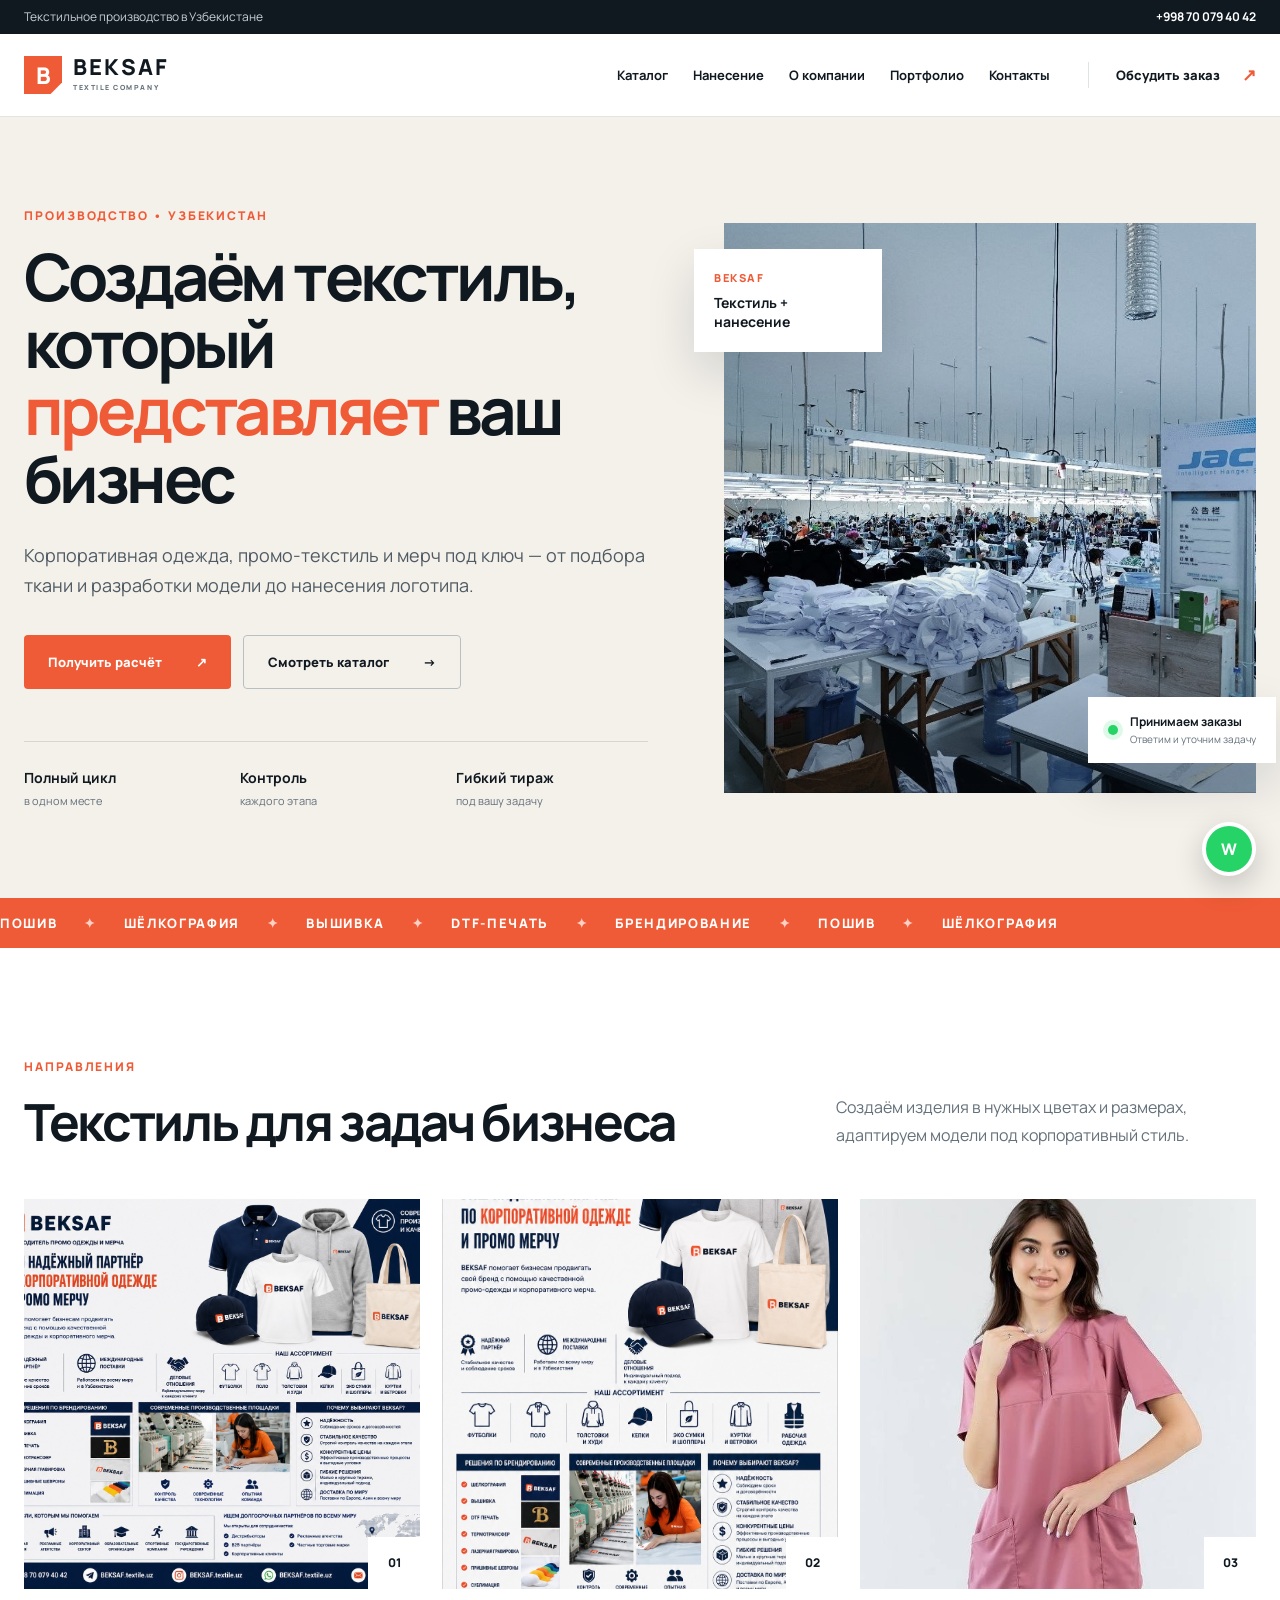
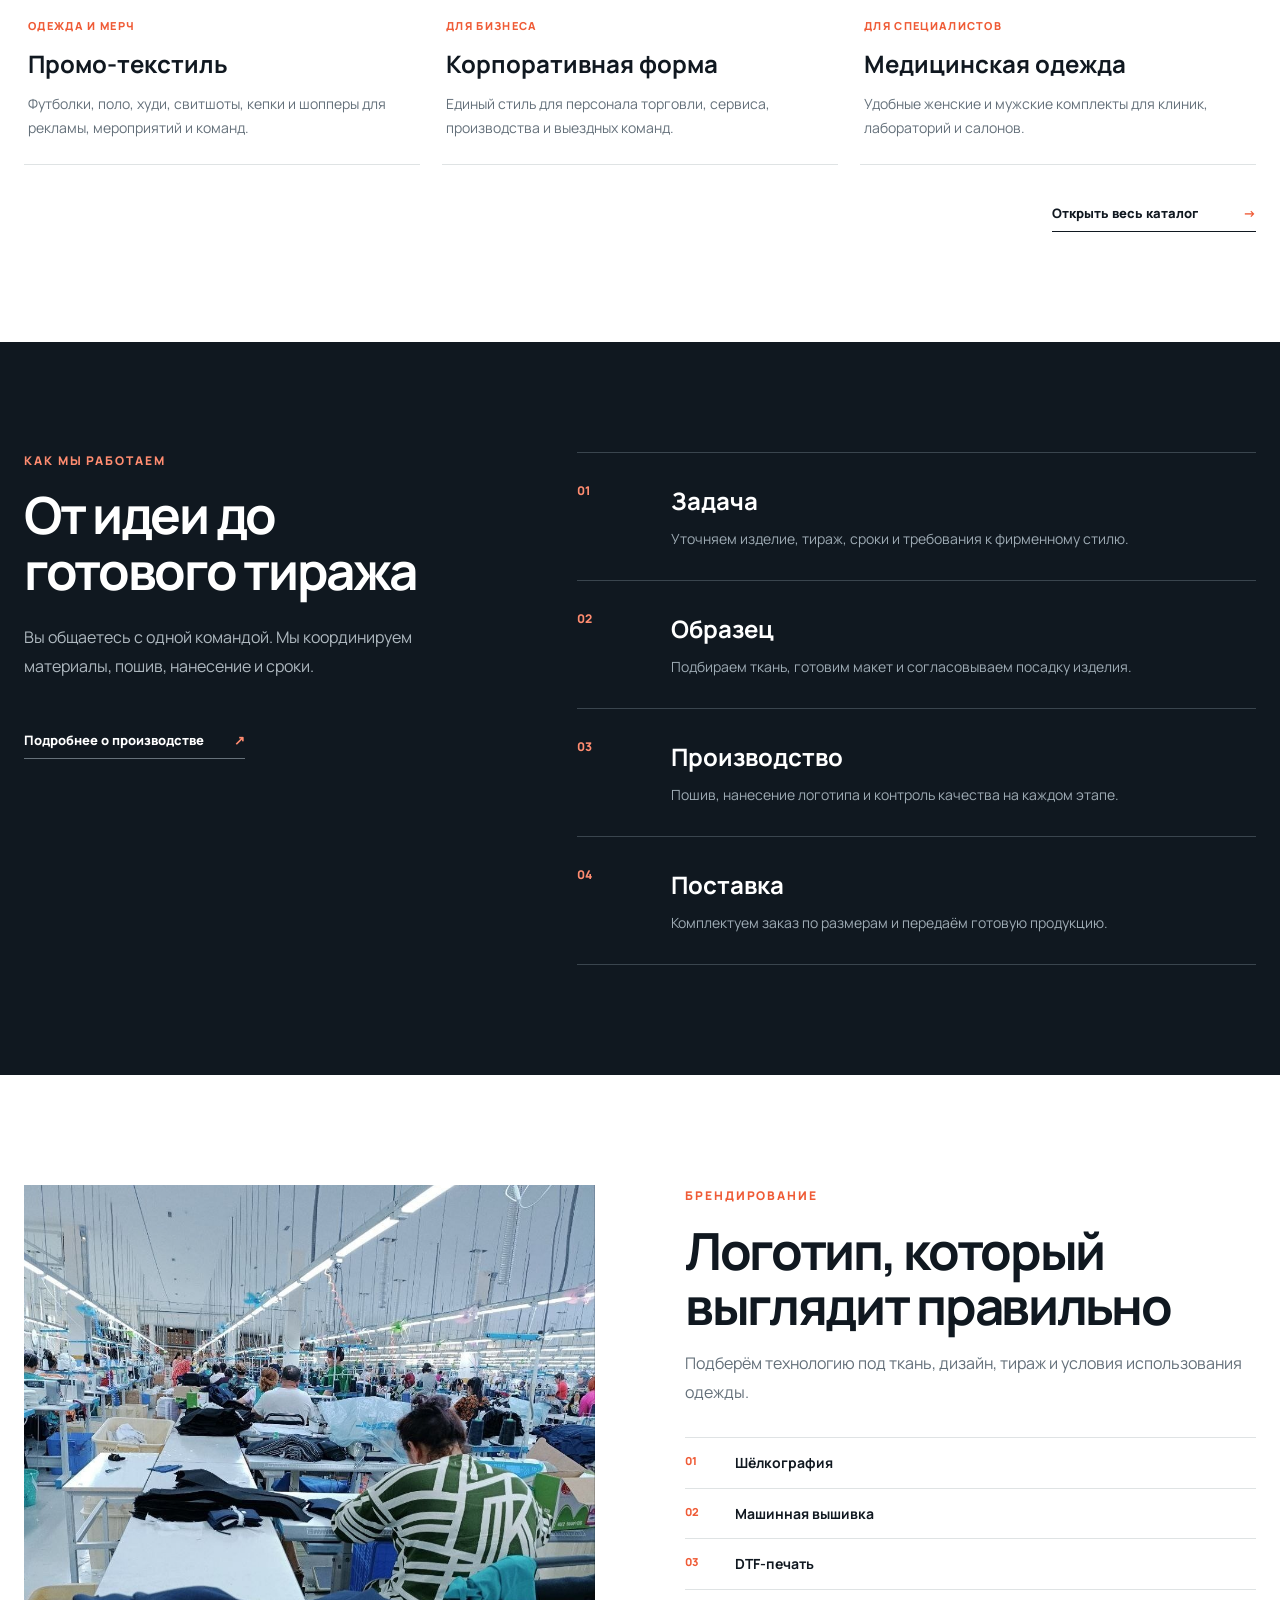
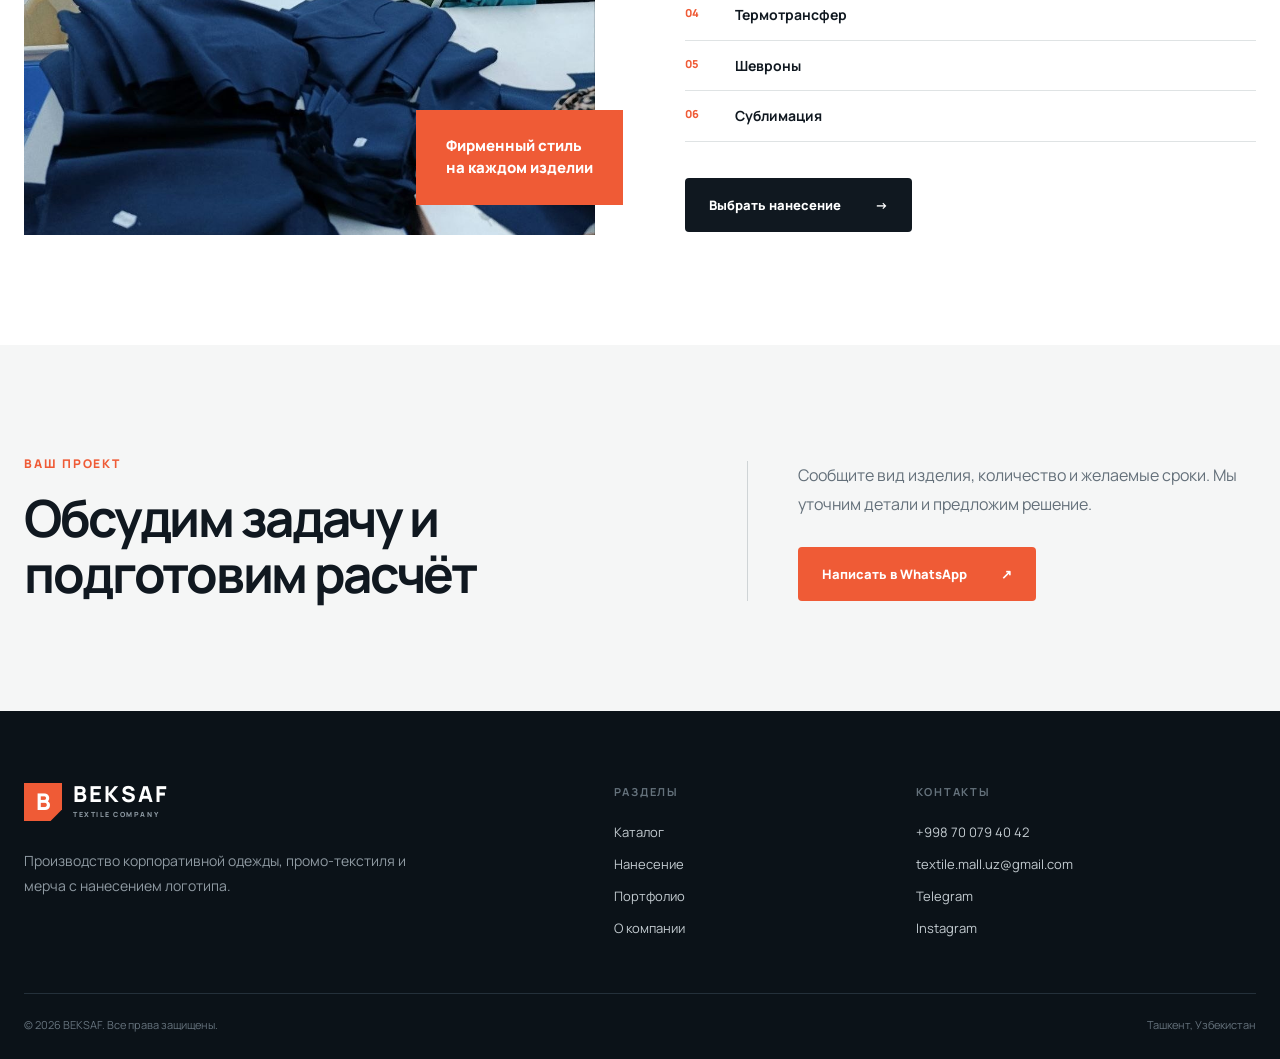
<file: index.html>
<!doctype html>
<html lang="ru">
<head>
  <meta charset="utf-8">
  <meta name="viewport" content="width=device-width,initial-scale=1">
  <meta name="description" content="BEKSAF — производство корпоративной одежды, промо-текстиля и мерча с нанесением логотипа в Узбекистане.">
  <title>BEKSAF — корпоративная одежда и промо-текстиль</title>
  <link rel="stylesheet" href="site.css">
</head>
<body>
  <div class="topbar"><div class="container"><span>Текстильное производство в Узбекистане</span><a href="tel:+998700794042">+998 70 079 40 42</a></div></div>
  <header class="header">
    <div class="container header__inner">
      <a class="brand" href="index.html" aria-label="BEKSAF — главная"><span class="brand__mark">B</span><span class="brand__name">BEKSAF<small>TEXTILE COMPANY</small></span></a>
      <button class="menu" type="button" aria-label="Открыть меню" aria-expanded="false"><span></span><span></span></button>
      <nav class="nav" aria-label="Основная навигация">
        <a href="catalog.html">Каталог</a><a href="branding.html">Нанесение</a><a href="about.html">О компании</a><a href="portfolio.html">Портфолио</a><a href="contacts.html">Контакты</a>
      </nav>
      <a class="header__cta" href="https://wa.me/998700794042?text=Здравствуйте!%20Хочу%20обсудить%20заказ%20BEKSAF.">Обсудить заказ <b>↗</b></a>
    </div>
  </header>

  <main>
    <section class="hero">
      <div class="container hero__grid">
        <div class="hero__copy rise">
          <span class="eyebrow">Производство • Узбекистан</span>
          <h1>Создаём текстиль, который <em>представляет</em> ваш бизнес</h1>
          <p>Корпоративная одежда, промо-текстиль и мерч под ключ — от подбора ткани и разработки модели до нанесения логотипа.</p>
          <div class="actions"><a class="button button--orange" href="https://wa.me/998700794042?text=Здравствуйте!%20Хочу%20получить%20расчёт%20заказа%20BEKSAF.">Получить расчёт <span>↗</span></a><a class="button button--line" href="catalog.html">Смотреть каталог <span>→</span></a></div>
          <div class="proof"><div><strong>Полный цикл</strong><span>в одном месте</span></div><div><strong>Контроль</strong><span>каждого этапа</span></div><div><strong>Гибкий тираж</strong><span>под вашу задачу</span></div></div>
        </div>
        <div class="hero__visual rise rise--delay">
          <img src="factory-3.jpg" alt="Производство текстиля BEKSAF">
          <div class="float-card float-card--top"><span>BEKSAF</span><strong>Текстиль + нанесение</strong></div>
          <div class="float-card float-card--bottom"><i></i><div><strong>Принимаем заказы</strong><small>Ответим и уточним задачу</small></div></div>
        </div>
      </div>
      <div class="ticker"><div>ПОШИВ <span>✦</span> ШЁЛКОГРАФИЯ <span>✦</span> ВЫШИВКА <span>✦</span> DTF-ПЕЧАТЬ <span>✦</span> БРЕНДИРОВАНИЕ <span>✦</span> ПОШИВ <span>✦</span> ШЁЛКОГРАФИЯ</div></div>
    </section>

    <section class="section">
      <div class="container">
        <div class="section-head"><div><span class="eyebrow">Направления</span><h2>Текстиль для задач бизнеса</h2></div><p>Создаём изделия в нужных цветах и размерах, адаптируем модели под корпоративный стиль.</p></div>
        <div class="direction-grid">
          <article class="direction"><div class="direction__image"><img src="promo-products.jpg" alt="Промо-текстиль"><span>01</span></div><div class="direction__copy"><small>Одежда и мерч</small><h3>Промо-текстиль</h3><p>Футболки, поло, худи, свитшоты, кепки и шопперы для рекламы, мероприятий и команд.</p></div></article>
          <article class="direction"><div class="direction__image"><img src="promo-banner.jpg" alt="Корпоративная форма"><span>02</span></div><div class="direction__copy"><small>Для бизнеса</small><h3>Корпоративная форма</h3><p>Единый стиль для персонала торговли, сервиса, производства и выездных команд.</p></div></article>
          <article class="direction"><div class="direction__image"><img src="medical-pink.jpg" alt="Медицинская одежда"><span>03</span></div><div class="direction__copy"><small>Для специалистов</small><h3>Медицинская одежда</h3><p>Удобные женские и мужские комплекты для клиник, лабораторий и салонов.</p></div></article>
        </div>
        <div class="more-link"><a href="catalog.html">Открыть весь каталог <span>→</span></a></div>
      </div>
    </section>

    <section class="section section--ink">
      <div class="container process">
        <div class="process__intro"><span class="eyebrow eyebrow--light">Как мы работаем</span><h2>От идеи до готового тиража</h2><p>Вы общаетесь с одной командой. Мы координируем материалы, пошив, нанесение и сроки.</p><a class="link-light" href="about.html">Подробнее о производстве <span>↗</span></a></div>
        <div class="steps">
          <article><span>01</span><div><h3>Задача</h3><p>Уточняем изделие, тираж, сроки и требования к фирменному стилю.</p></div></article>
          <article><span>02</span><div><h3>Образец</h3><p>Подбираем ткань, готовим макет и согласовываем посадку изделия.</p></div></article>
          <article><span>03</span><div><h3>Производство</h3><p>Пошив, нанесение логотипа и контроль качества на каждом этапе.</p></div></article>
          <article><span>04</span><div><h3>Поставка</h3><p>Комплектуем заказ по размерам и передаём готовую продукцию.</p></div></article>
        </div>
      </div>
    </section>

    <section class="section">
      <div class="container branding-preview">
        <div class="branding-preview__image"><img src="factory-1.jpg" alt="Швейное производство"><span>Фирменный стиль<br>на каждом изделии</span></div>
        <div class="branding-preview__copy"><span class="eyebrow">Брендирование</span><h2>Логотип, который выглядит правильно</h2><p>Подберём технологию под ткань, дизайн, тираж и условия использования одежды.</p><div class="method-list"><div><span>01</span><strong>Шёлкография</strong></div><div><span>02</span><strong>Машинная вышивка</strong></div><div><span>03</span><strong>DTF-печать</strong></div><div><span>04</span><strong>Термотрансфер</strong></div><div><span>05</span><strong>Шевроны</strong></div><div><span>06</span><strong>Сублимация</strong></div></div><a class="button button--dark" href="branding.html">Выбрать нанесение <span>→</span></a></div>
      </div>
    </section>

    <section class="section section--soft"><div class="container cta"><div><span class="eyebrow">Ваш проект</span><h2>Обсудим задачу и подготовим расчёт</h2></div><div><p>Сообщите вид изделия, количество и желаемые сроки. Мы уточним детали и предложим решение.</p><a class="button button--orange" href="https://wa.me/998700794042?text=Здравствуйте!%20Хочу%20обсудить%20заказ%20текстиля%20BEKSAF.">Написать в WhatsApp <span>↗</span></a></div></div></section>
  </main>

  <footer class="footer"><div class="container footer__main"><div class="footer__brand"><a class="brand brand--light" href="index.html"><span class="brand__mark">B</span><span class="brand__name">BEKSAF<small>TEXTILE COMPANY</small></span></a><p>Производство корпоративной одежды, промо-текстиля и мерча с нанесением логотипа.</p></div><div class="footer__col"><h3>Разделы</h3><a href="catalog.html">Каталог</a><a href="branding.html">Нанесение</a><a href="portfolio.html">Портфолио</a><a href="about.html">О компании</a></div><div class="footer__col"><h3>Контакты</h3><a href="tel:+998700794042">+998 70 079 40 42</a><a href="mailto:textile.mall.uz@gmail.com">textile.mall.uz@gmail.com</a><a href="https://t.me/BEKSAFtextileuz">Telegram</a><a href="https://instagram.com/BEKSAF.textile.uz">Instagram</a></div></div><div class="container footer__bottom"><span>© 2026 BEKSAF. Все права защищены.</span><span>Ташкент, Узбекистан</span></div></footer>
  <a class="whatsapp" href="https://wa.me/998700794042?text=Здравствуйте!%20Хочу%20обсудить%20заказ%20BEKSAF." aria-label="Написать в WhatsApp">W</a>
  <script src="site.js"></script>
</body>
</html>
</file>
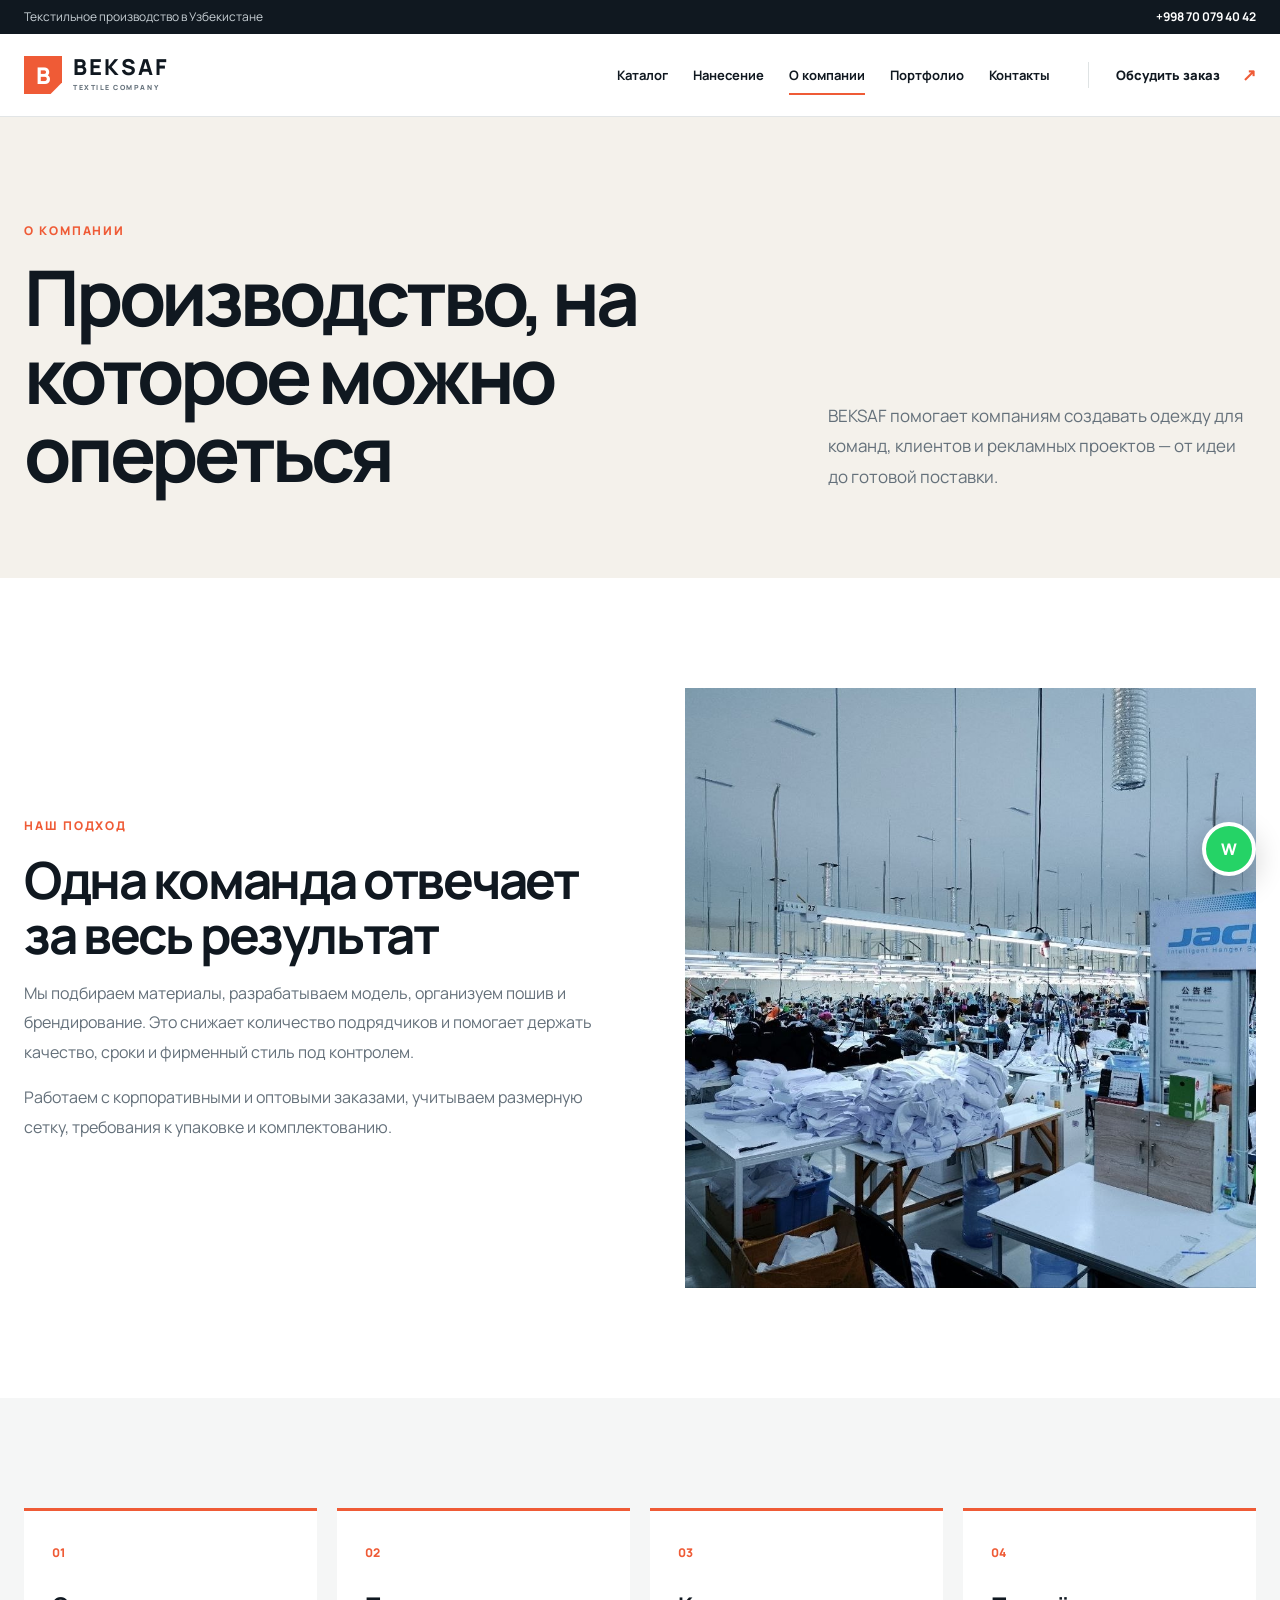
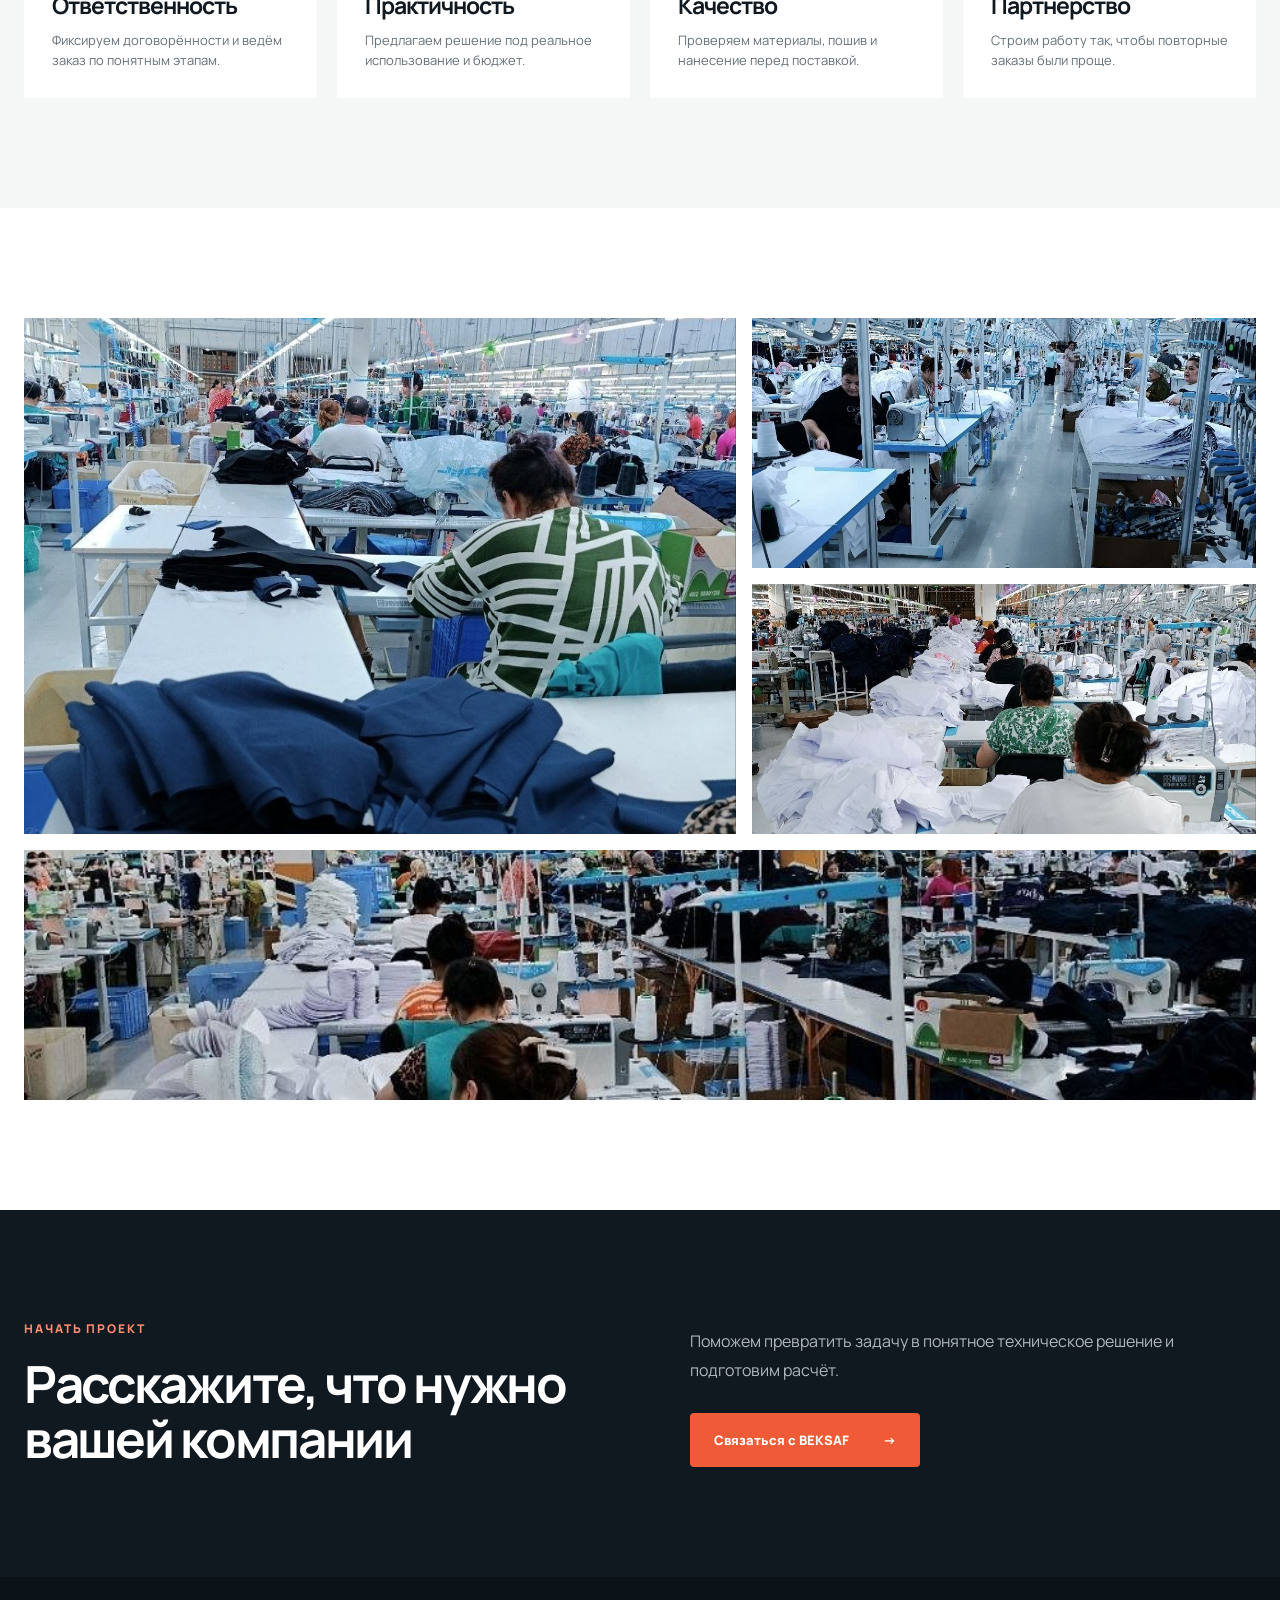
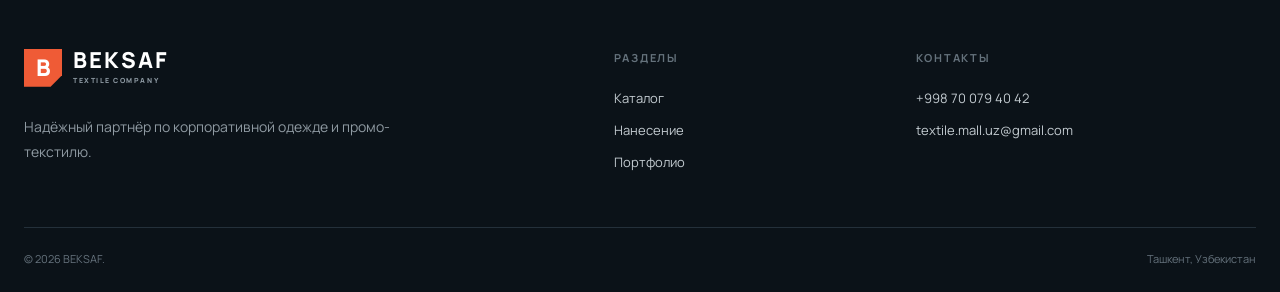
<file: about.html>
<!doctype html><html lang="ru"><head><meta charset="utf-8"><meta name="viewport" content="width=device-width,initial-scale=1"><meta name="description" content="BEKSAF — комплексное текстильное производство для бизнеса в Узбекистане."><title>О компании — BEKSAF</title><link rel="stylesheet" href="site.css"></head><body>
<div class="topbar"><div class="container"><span>Текстильное производство в Узбекистане</span><a href="tel:+998700794042">+998 70 079 40 42</a></div></div><header class="header"><div class="container header__inner"><a class="brand" href="index.html"><span class="brand__mark">B</span><span class="brand__name">BEKSAF<small>TEXTILE COMPANY</small></span></a><button class="menu" type="button" aria-label="Открыть меню" aria-expanded="false"><span></span><span></span></button><nav class="nav"><a href="catalog.html">Каталог</a><a href="branding.html">Нанесение</a><a class="active" href="about.html">О компании</a><a href="portfolio.html">Портфолио</a><a href="contacts.html">Контакты</a></nav><a class="header__cta" href="https://wa.me/998700794042">Обсудить заказ <b>↗</b></a></div></header>
<main><section class="page-hero"><div class="container page-hero__grid"><div><span class="eyebrow">О компании</span><h1>Производство, на которое можно опереться</h1></div><p>BEKSAF помогает компаниям создавать одежду для команд, клиентов и рекламных проектов — от идеи до готовой поставки.</p></div></section>
<section class="section"><div class="container story"><div class="story__copy"><span class="eyebrow">Наш подход</span><h2>Одна команда отвечает за весь результат</h2><p>Мы подбираем материалы, разрабатываем модель, организуем пошив и брендирование. Это снижает количество подрядчиков и помогает держать качество, сроки и фирменный стиль под контролем.</p><p>Работаем с корпоративными и оптовыми заказами, учитываем размерную сетку, требования к упаковке и комплектованию.</p></div><div class="story__image"><img src="factory-3.jpg" alt="Производственный цех BEKSAF"></div></div></section>
<section class="section section--soft"><div class="container values"><article><span>01</span><h2>Ответственность</h2><p>Фиксируем договорённости и ведём заказ по понятным этапам.</p></article><article><span>02</span><h2>Практичность</h2><p>Предлагаем решение под реальное использование и бюджет.</p></article><article><span>03</span><h2>Качество</h2><p>Проверяем материалы, пошив и нанесение перед поставкой.</p></article><article><span>04</span><h2>Партнёрство</h2><p>Строим работу так, чтобы повторные заказы были проще.</p></article></div></section>
<section class="section"><div class="container gallery"><img src="factory-1.jpg" alt="Швейное производство"><img src="factory-2.jpg" alt="Рабочие места"><img src="factory-4.jpg" alt="Производственный процесс"><img src="factory-5.jpg" alt="Пошив текстиля"></div></section>
<section class="section section--ink"><div class="container compare"><div><span class="eyebrow eyebrow--light">Начать проект</span><h2>Расскажите, что нужно вашей компании</h2></div><div><p>Поможем превратить задачу в понятное техническое решение и подготовим расчёт.</p><a class="button button--orange" href="contacts.html">Связаться с BEKSAF <span>→</span></a></div></div></section></main>
<footer class="footer"><div class="container footer__main"><div class="footer__brand"><a class="brand brand--light" href="index.html"><span class="brand__mark">B</span><span class="brand__name">BEKSAF<small>TEXTILE COMPANY</small></span></a><p>Надёжный партнёр по корпоративной одежде и промо-текстилю.</p></div><div class="footer__col"><h3>Разделы</h3><a href="catalog.html">Каталог</a><a href="branding.html">Нанесение</a><a href="portfolio.html">Портфолио</a></div><div class="footer__col"><h3>Контакты</h3><a href="tel:+998700794042">+998 70 079 40 42</a><a href="mailto:textile.mall.uz@gmail.com">textile.mall.uz@gmail.com</a></div></div><div class="container footer__bottom"><span>© 2026 BEKSAF.</span><span>Ташкент, Узбекистан</span></div></footer><a class="whatsapp" href="https://wa.me/998700794042" aria-label="Написать в WhatsApp">W</a><script src="site.js"></script></body></html>
</file>
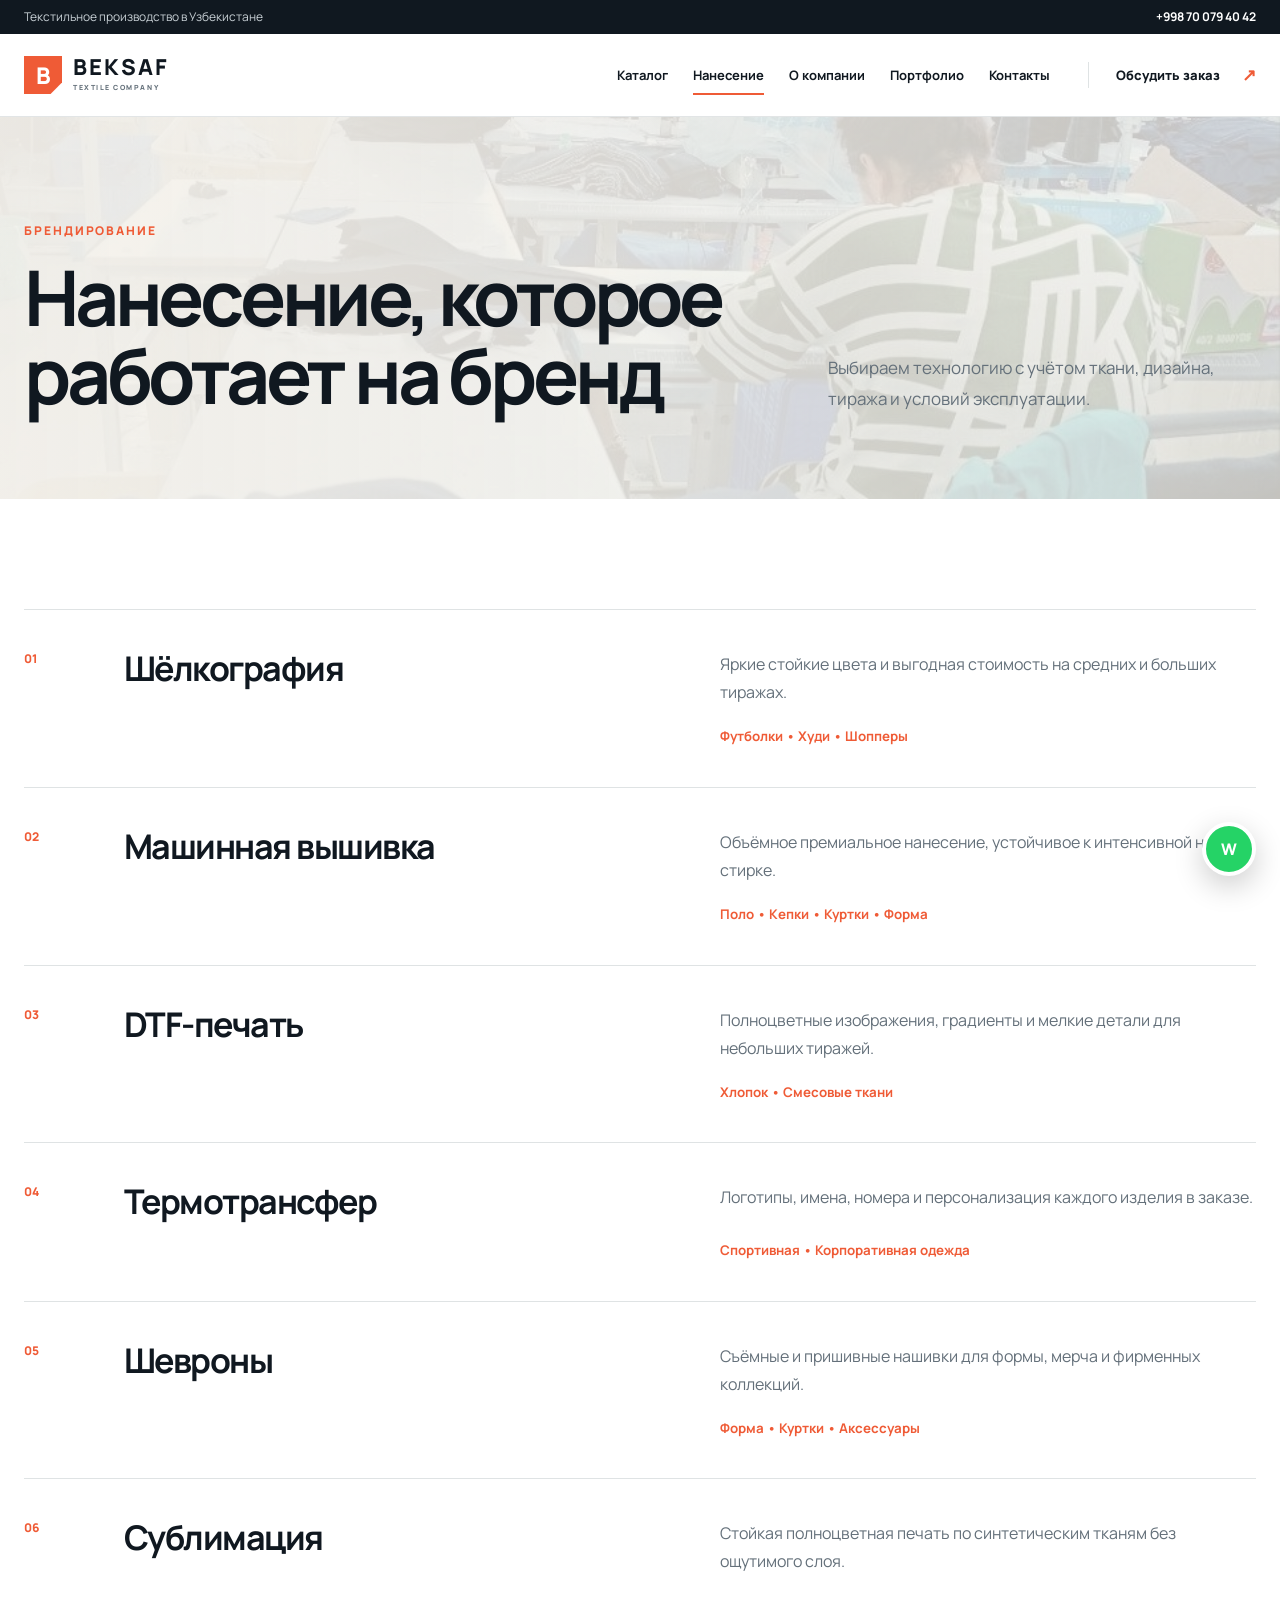
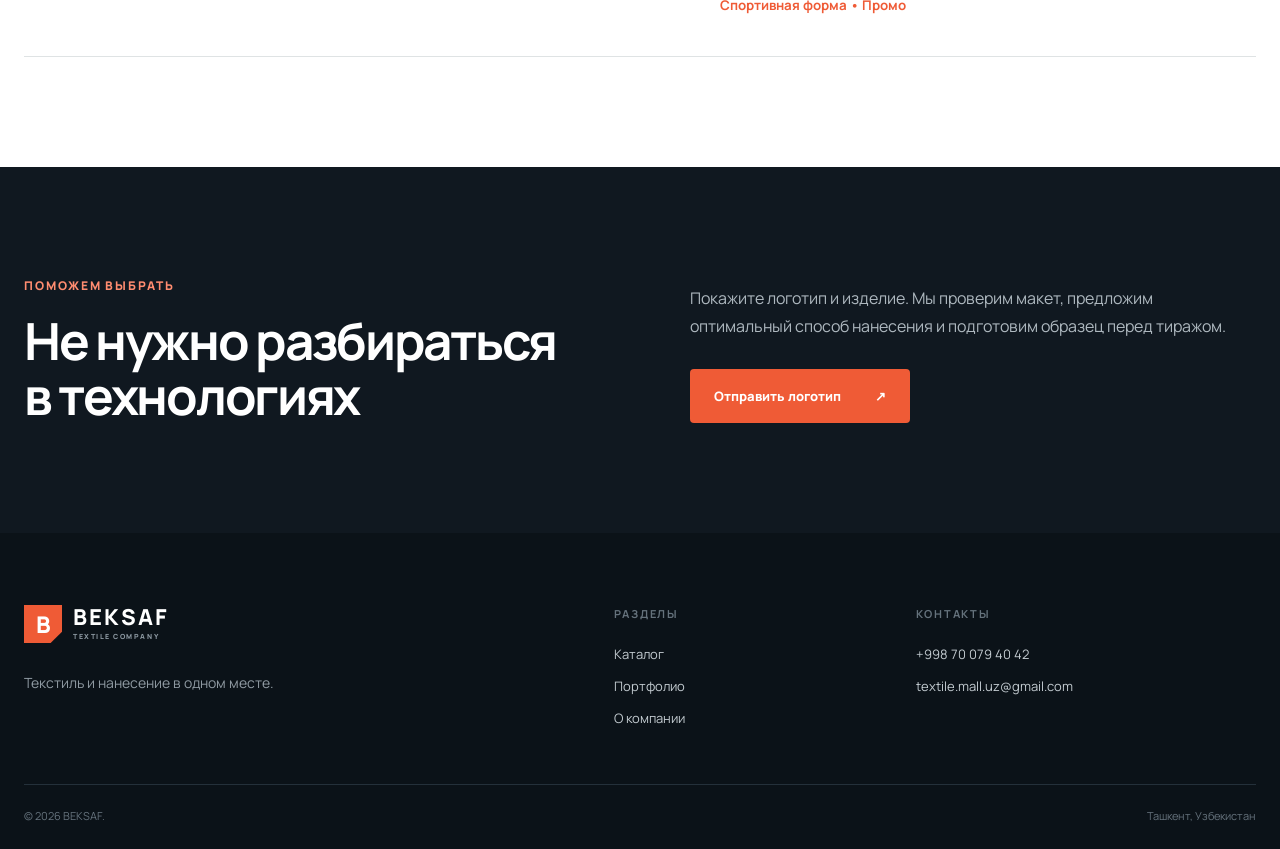
<file: branding.html>
<!doctype html><html lang="ru"><head><meta charset="utf-8"><meta name="viewport" content="width=device-width,initial-scale=1"><meta name="description" content="Шёлкография, вышивка, DTF-печать, термотрансфер, шевроны и сублимация от BEKSAF."><title>Нанесение логотипа — BEKSAF</title><link rel="stylesheet" href="site.css"></head><body>
<div class="topbar"><div class="container"><span>Текстильное производство в Узбекистане</span><a href="tel:+998700794042">+998 70 079 40 42</a></div></div><header class="header"><div class="container header__inner"><a class="brand" href="index.html"><span class="brand__mark">B</span><span class="brand__name">BEKSAF<small>TEXTILE COMPANY</small></span></a><button class="menu" type="button" aria-label="Открыть меню" aria-expanded="false"><span></span><span></span></button><nav class="nav"><a href="catalog.html">Каталог</a><a class="active" href="branding.html">Нанесение</a><a href="about.html">О компании</a><a href="portfolio.html">Портфолио</a><a href="contacts.html">Контакты</a></nav><a class="header__cta" href="https://wa.me/998700794042">Обсудить заказ <b>↗</b></a></div></header>
<main><section class="page-hero page-hero--image"><div class="container page-hero__grid"><div><span class="eyebrow">Брендирование</span><h1>Нанесение, которое работает на бренд</h1></div><p>Выбираем технологию с учётом ткани, дизайна, тиража и условий эксплуатации.</p></div></section>
<section class="section"><div class="container"><div class="service-list">
<article><span>01</span><div><h2>Шёлкография</h2><p>Яркие стойкие цвета и выгодная стоимость на средних и больших тиражах.</p><small>Футболки • Худи • Шопперы</small></div></article>
<article><span>02</span><div><h2>Машинная вышивка</h2><p>Объёмное премиальное нанесение, устойчивое к интенсивной носке и стирке.</p><small>Поло • Кепки • Куртки • Форма</small></div></article>
<article><span>03</span><div><h2>DTF-печать</h2><p>Полноцветные изображения, градиенты и мелкие детали для небольших тиражей.</p><small>Хлопок • Смесовые ткани</small></div></article>
<article><span>04</span><div><h2>Термотрансфер</h2><p>Логотипы, имена, номера и персонализация каждого изделия в заказе.</p><small>Спортивная • Корпоративная одежда</small></div></article>
<article><span>05</span><div><h2>Шевроны</h2><p>Съёмные и пришивные нашивки для формы, мерча и фирменных коллекций.</p><small>Форма • Куртки • Аксессуары</small></div></article>
<article><span>06</span><div><h2>Сублимация</h2><p>Стойкая полноцветная печать по синтетическим тканям без ощутимого слоя.</p><small>Спортивная форма • Промо</small></div></article>
</div></div></section>
<section class="section section--ink"><div class="container compare"><div><span class="eyebrow eyebrow--light">Поможем выбрать</span><h2>Не нужно разбираться в технологиях</h2></div><div><p>Покажите логотип и изделие. Мы проверим макет, предложим оптимальный способ нанесения и подготовим образец перед тиражом.</p><a class="button button--orange" href="https://wa.me/998700794042?text=Здравствуйте!%20Помогите%20выбрать%20нанесение%20для%20заказа%20BEKSAF.">Отправить логотип <span>↗</span></a></div></div></section></main>
<footer class="footer"><div class="container footer__main"><div class="footer__brand"><a class="brand brand--light" href="index.html"><span class="brand__mark">B</span><span class="brand__name">BEKSAF<small>TEXTILE COMPANY</small></span></a><p>Текстиль и нанесение в одном месте.</p></div><div class="footer__col"><h3>Разделы</h3><a href="catalog.html">Каталог</a><a href="portfolio.html">Портфолио</a><a href="about.html">О компании</a></div><div class="footer__col"><h3>Контакты</h3><a href="tel:+998700794042">+998 70 079 40 42</a><a href="mailto:textile.mall.uz@gmail.com">textile.mall.uz@gmail.com</a></div></div><div class="container footer__bottom"><span>© 2026 BEKSAF.</span><span>Ташкент, Узбекистан</span></div></footer><a class="whatsapp" href="https://wa.me/998700794042" aria-label="Написать в WhatsApp">W</a><script src="site.js"></script></body></html>
</file>
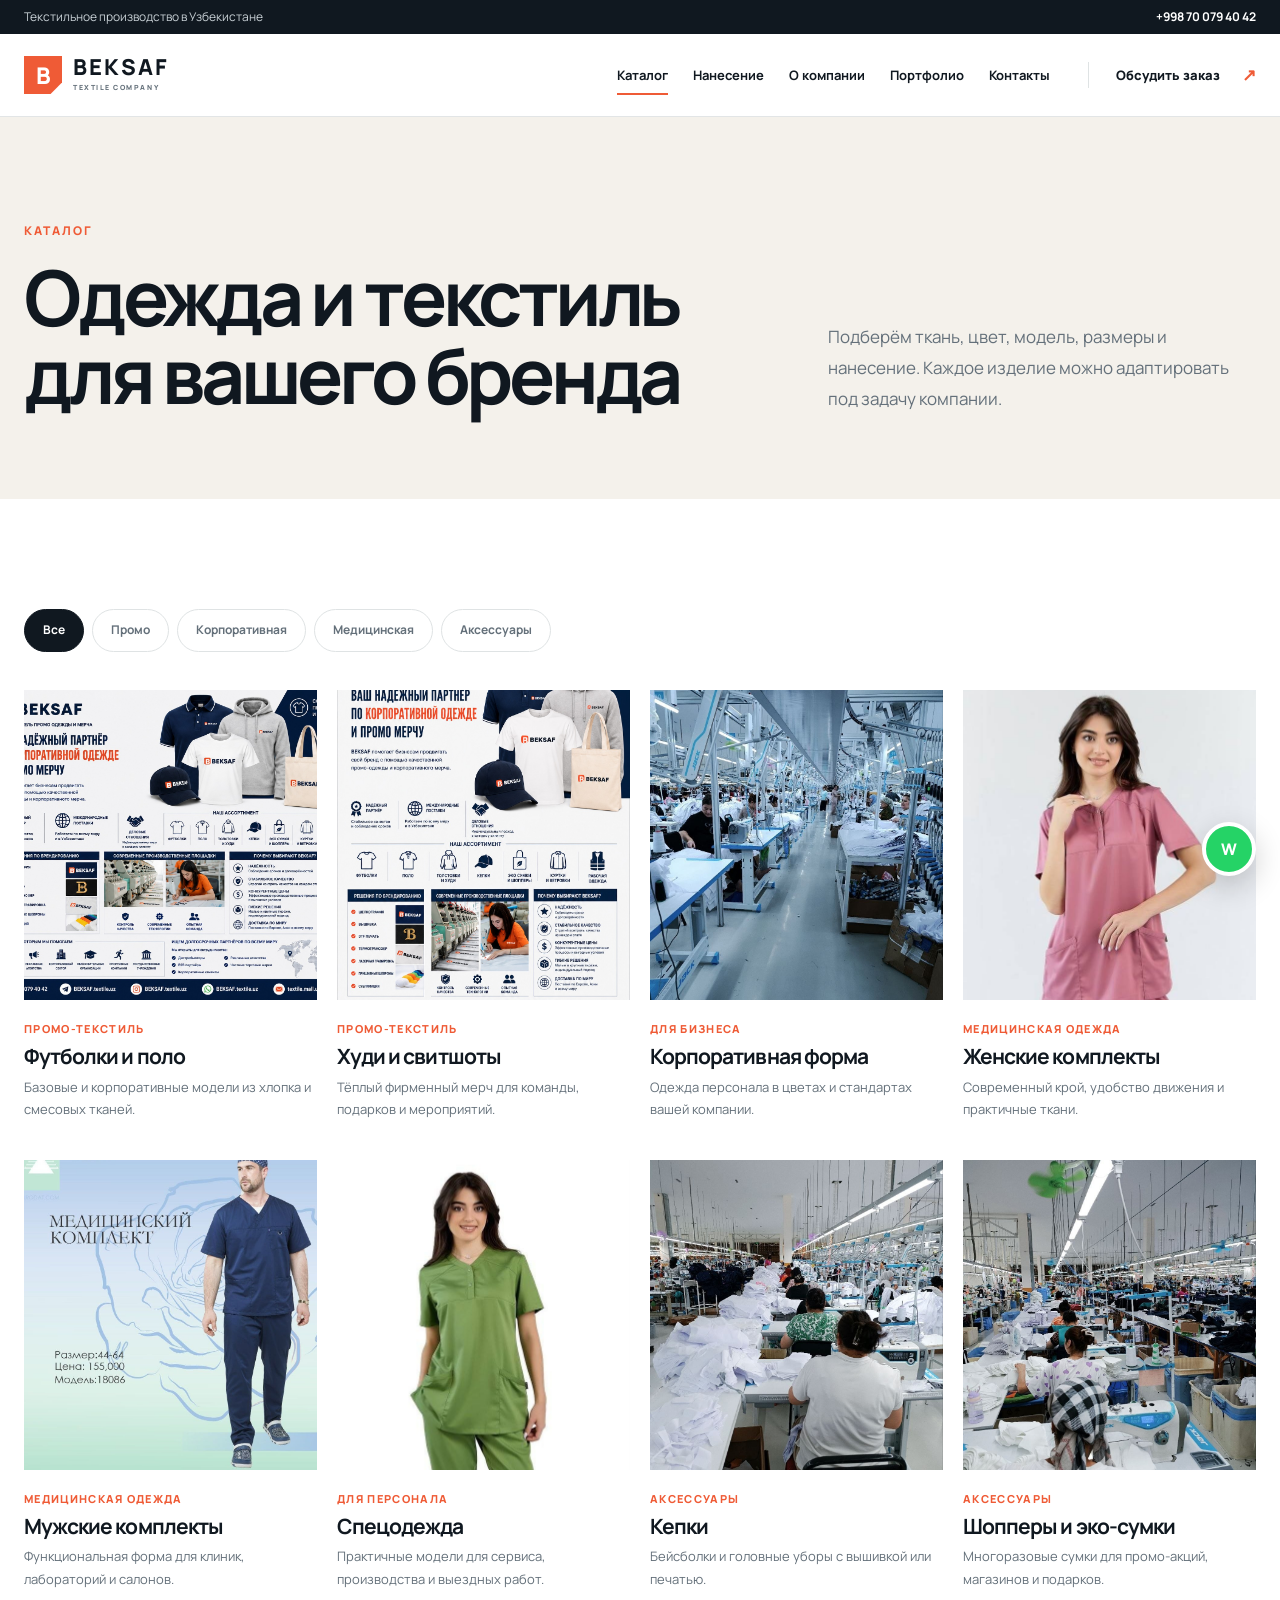
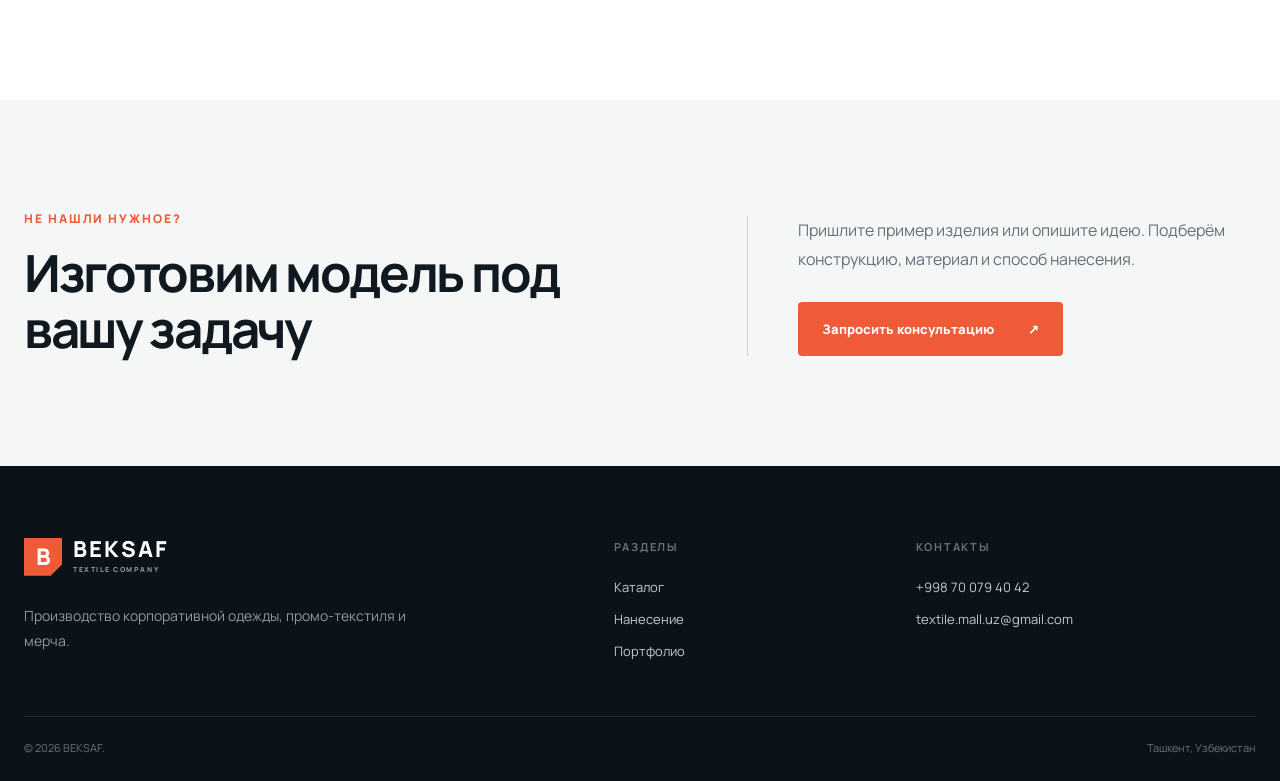
<file: catalog.html>
<!doctype html><html lang="ru"><head><meta charset="utf-8"><meta name="viewport" content="width=device-width,initial-scale=1"><meta name="description" content="Каталог BEKSAF: промо-текстиль, корпоративная и медицинская одежда, мерч."><title>Каталог — BEKSAF</title><link rel="stylesheet" href="site.css"></head><body>
<div class="topbar"><div class="container"><span>Текстильное производство в Узбекистане</span><a href="tel:+998700794042">+998 70 079 40 42</a></div></div><header class="header"><div class="container header__inner"><a class="brand" href="index.html"><span class="brand__mark">B</span><span class="brand__name">BEKSAF<small>TEXTILE COMPANY</small></span></a><button class="menu" type="button" aria-label="Открыть меню" aria-expanded="false"><span></span><span></span></button><nav class="nav"><a class="active" href="catalog.html">Каталог</a><a href="branding.html">Нанесение</a><a href="about.html">О компании</a><a href="portfolio.html">Портфолио</a><a href="contacts.html">Контакты</a></nav><a class="header__cta" href="https://wa.me/998700794042?text=Здравствуйте!%20Хочу%20обсудить%20заказ%20BEKSAF.">Обсудить заказ <b>↗</b></a></div></header>
<main><section class="page-hero"><div class="container page-hero__grid"><div><span class="eyebrow">Каталог</span><h1>Одежда и текстиль для вашего бренда</h1></div><p>Подберём ткань, цвет, модель, размеры и нанесение. Каждое изделие можно адаптировать под задачу компании.</p></div></section>
<section class="section"><div class="container"><div class="filters" role="group" aria-label="Фильтр каталога"><button class="active" data-filter="all">Все</button><button data-filter="promo">Промо</button><button data-filter="corporate">Корпоративная</button><button data-filter="medical">Медицинская</button><button data-filter="accessory">Аксессуары</button></div>
<div class="catalog-grid">
<article class="product" data-category="promo"><div><img src="promo-products.jpg" alt="Футболки и поло"></div><small>Промо-текстиль</small><h2>Футболки и поло</h2><p>Базовые и корпоративные модели из хлопка и смесовых тканей.</p></article>
<article class="product" data-category="promo"><div><img src="promo-banner.jpg" alt="Худи и свитшоты"></div><small>Промо-текстиль</small><h2>Худи и свитшоты</h2><p>Тёплый фирменный мерч для команды, подарков и мероприятий.</p></article>
<article class="product" data-category="corporate"><div><img src="factory-2.jpg" alt="Корпоративная форма"></div><small>Для бизнеса</small><h2>Корпоративная форма</h2><p>Одежда персонала в цветах и стандартах вашей компании.</p></article>
<article class="product" data-category="medical"><div><img src="medical-pink.jpg" alt="Женская медицинская одежда"></div><small>Медицинская одежда</small><h2>Женские комплекты</h2><p>Современный крой, удобство движения и практичные ткани.</p></article>
<article class="product" data-category="medical"><div><img src="medical-navy-men.jpg" alt="Мужская медицинская одежда"></div><small>Медицинская одежда</small><h2>Мужские комплекты</h2><p>Функциональная форма для клиник, лабораторий и салонов.</p></article>
<article class="product" data-category="corporate"><div><img src="medical-green.jpg" alt="Спецодежда для персонала"></div><small>Для персонала</small><h2>Спецодежда</h2><p>Практичные модели для сервиса, производства и выездных работ.</p></article>
<article class="product" data-category="accessory"><div><img src="factory-4.jpg" alt="Кепки с логотипом"></div><small>Аксессуары</small><h2>Кепки</h2><p>Бейсболки и головные уборы с вышивкой или печатью.</p></article>
<article class="product" data-category="accessory"><div><img src="factory-5.jpg" alt="Шопперы и эко-сумки"></div><small>Аксессуары</small><h2>Шопперы и эко-сумки</h2><p>Многоразовые сумки для промо-акций, магазинов и подарков.</p></article>
</div></div></section>
<section class="section section--soft"><div class="container cta"><div><span class="eyebrow">Не нашли нужное?</span><h2>Изготовим модель под вашу задачу</h2></div><div><p>Пришлите пример изделия или опишите идею. Подберём конструкцию, материал и способ нанесения.</p><a class="button button--orange" href="https://wa.me/998700794042?text=Здравствуйте!%20Мне%20нужна%20консультация%20по%20каталогу%20BEKSAF.">Запросить консультацию <span>↗</span></a></div></div></section></main>
<footer class="footer"><div class="container footer__main"><div class="footer__brand"><a class="brand brand--light" href="index.html"><span class="brand__mark">B</span><span class="brand__name">BEKSAF<small>TEXTILE COMPANY</small></span></a><p>Производство корпоративной одежды, промо-текстиля и мерча.</p></div><div class="footer__col"><h3>Разделы</h3><a href="catalog.html">Каталог</a><a href="branding.html">Нанесение</a><a href="portfolio.html">Портфолио</a></div><div class="footer__col"><h3>Контакты</h3><a href="tel:+998700794042">+998 70 079 40 42</a><a href="mailto:textile.mall.uz@gmail.com">textile.mall.uz@gmail.com</a></div></div><div class="container footer__bottom"><span>© 2026 BEKSAF.</span><span>Ташкент, Узбекистан</span></div></footer><a class="whatsapp" href="https://wa.me/998700794042" aria-label="Написать в WhatsApp">W</a><script src="site.js"></script></body></html>
</file>
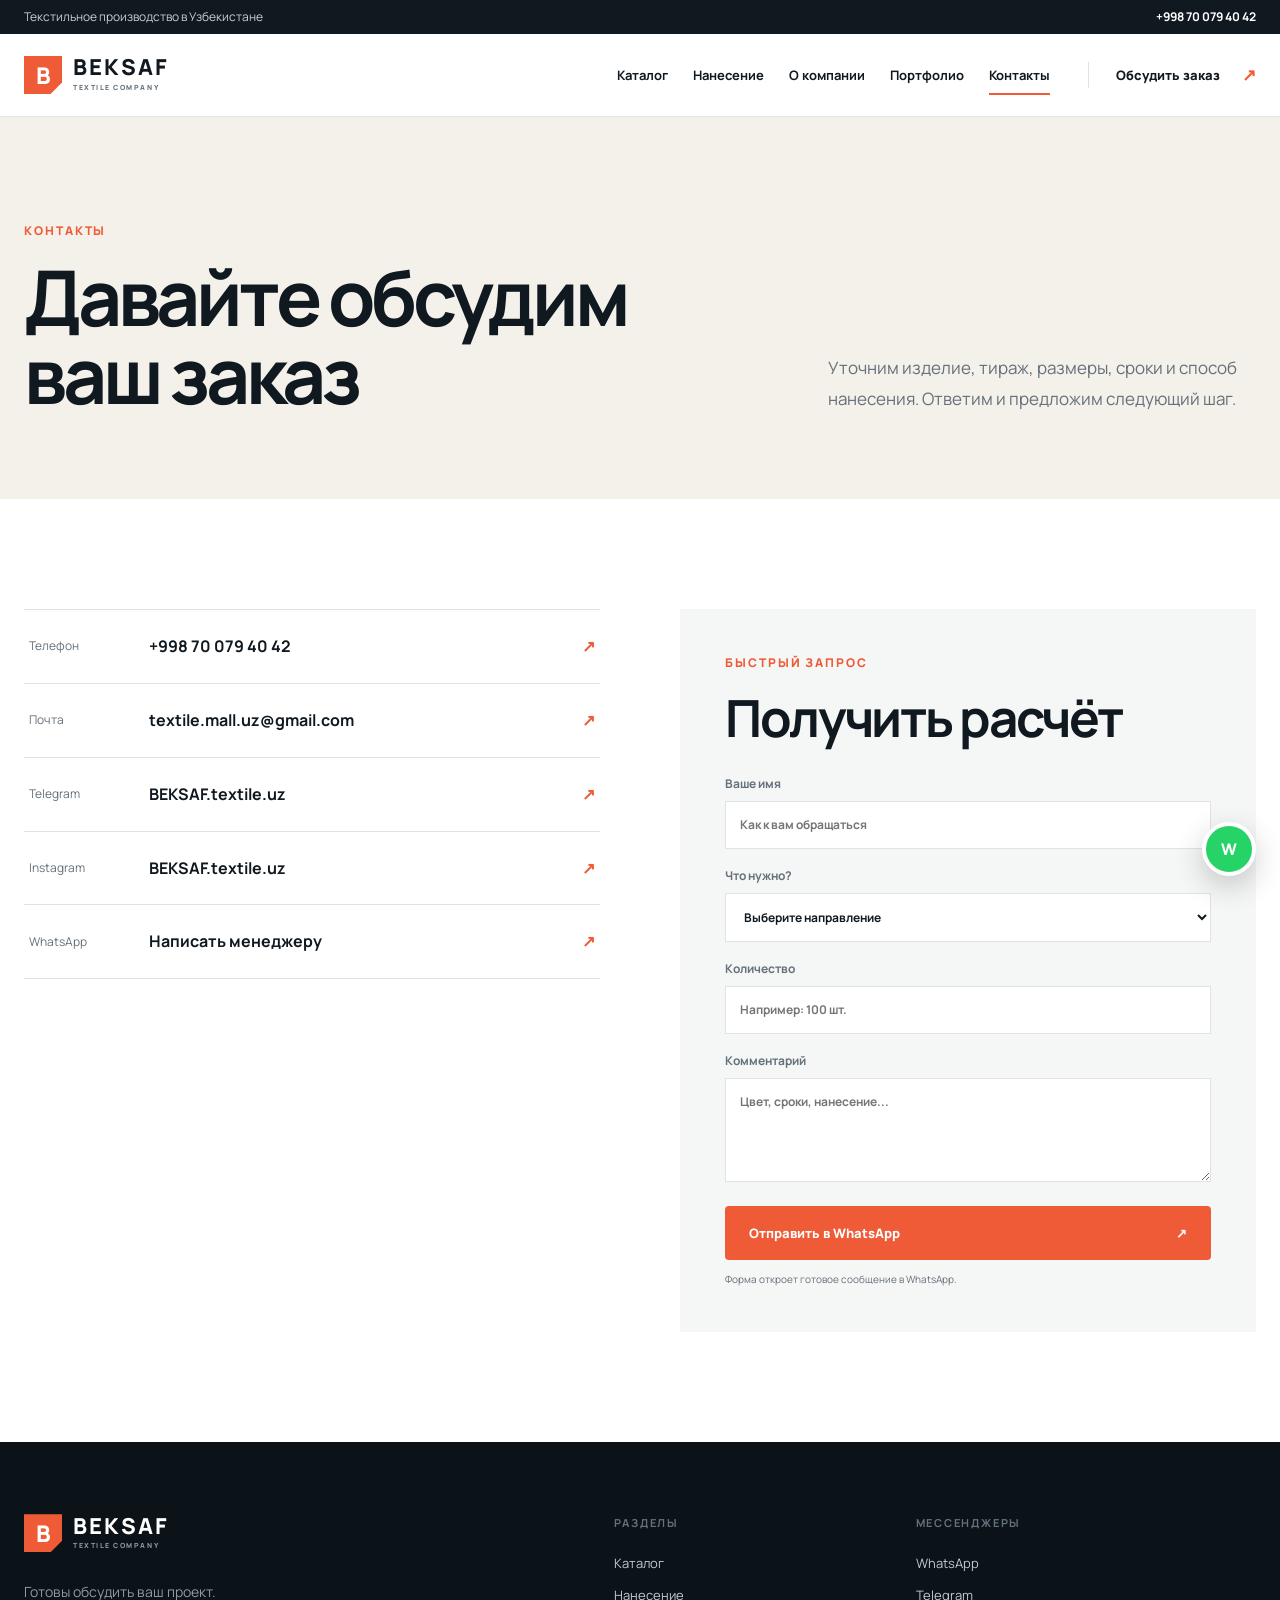
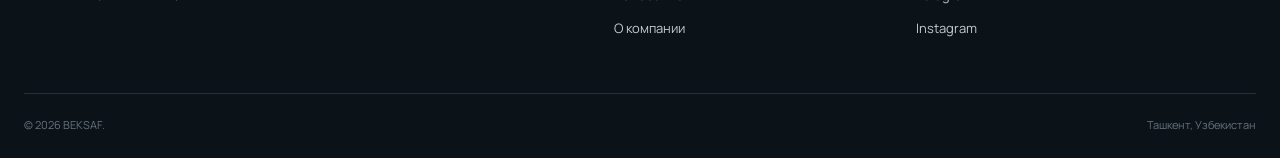
<file: contacts.html>
<!doctype html><html lang="ru"><head><meta charset="utf-8"><meta name="viewport" content="width=device-width,initial-scale=1"><meta name="description" content="Контакты BEKSAF. Обсудите производство корпоративной одежды и промо-текстиля."><title>Контакты — BEKSAF</title><link rel="stylesheet" href="site.css"></head><body>
<div class="topbar"><div class="container"><span>Текстильное производство в Узбекистане</span><a href="tel:+998700794042">+998 70 079 40 42</a></div></div><header class="header"><div class="container header__inner"><a class="brand" href="index.html"><span class="brand__mark">B</span><span class="brand__name">BEKSAF<small>TEXTILE COMPANY</small></span></a><button class="menu" type="button" aria-label="Открыть меню" aria-expanded="false"><span></span><span></span></button><nav class="nav"><a href="catalog.html">Каталог</a><a href="branding.html">Нанесение</a><a href="about.html">О компании</a><a href="portfolio.html">Портфолио</a><a class="active" href="contacts.html">Контакты</a></nav><a class="header__cta" href="https://wa.me/998700794042">Обсудить заказ <b>↗</b></a></div></header>
<main><section class="page-hero"><div class="container page-hero__grid"><div><span class="eyebrow">Контакты</span><h1>Давайте обсудим ваш заказ</h1></div><p>Уточним изделие, тираж, размеры, сроки и способ нанесения. Ответим и предложим следующий шаг.</p></div></section>
<section class="section"><div class="container contact-grid"><div class="contact-list"><a href="tel:+998700794042"><span>Телефон</span><strong>+998 70 079 40 42</strong><b>↗</b></a><a href="mailto:textile.mall.uz@gmail.com"><span>Почта</span><strong>textile.mall.uz@gmail.com</strong><b>↗</b></a><a href="https://t.me/BEKSAFtextileuz"><span>Telegram</span><strong>BEKSAF.textile.uz</strong><b>↗</b></a><a href="https://instagram.com/BEKSAF.textile.uz"><span>Instagram</span><strong>BEKSAF.textile.uz</strong><b>↗</b></a><a href="https://wa.me/998700794042"><span>WhatsApp</span><strong>Написать менеджеру</strong><b>↗</b></a></div>
<form class="quote-form" id="quote-form"><span class="eyebrow">Быстрый запрос</span><h2>Получить расчёт</h2><label>Ваше имя<input name="name" required placeholder="Как к вам обращаться"></label><label>Что нужно?<select name="product" required><option value="">Выберите направление</option><option>Футболки / поло</option><option>Худи / свитшоты</option><option>Корпоративная форма</option><option>Медицинская одежда</option><option>Кепки / шопперы</option><option>Другое</option></select></label><label>Количество<input name="quantity" inputmode="numeric" placeholder="Например: 100 шт."></label><label>Комментарий<textarea name="message" rows="4" placeholder="Цвет, сроки, нанесение..."></textarea></label><button class="button button--orange" type="submit">Отправить в WhatsApp <span>↗</span></button><small>Форма откроет готовое сообщение в WhatsApp.</small></form></div></section></main>
<footer class="footer"><div class="container footer__main"><div class="footer__brand"><a class="brand brand--light" href="index.html"><span class="brand__mark">B</span><span class="brand__name">BEKSAF<small>TEXTILE COMPANY</small></span></a><p>Готовы обсудить ваш проект.</p></div><div class="footer__col"><h3>Разделы</h3><a href="catalog.html">Каталог</a><a href="branding.html">Нанесение</a><a href="about.html">О компании</a></div><div class="footer__col"><h3>Мессенджеры</h3><a href="https://wa.me/998700794042">WhatsApp</a><a href="https://t.me/BEKSAFtextileuz">Telegram</a><a href="https://instagram.com/BEKSAF.textile.uz">Instagram</a></div></div><div class="container footer__bottom"><span>© 2026 BEKSAF.</span><span>Ташкент, Узбекистан</span></div></footer><a class="whatsapp" href="https://wa.me/998700794042" aria-label="Написать в WhatsApp">W</a><script src="site.js"></script></body></html>
</file>
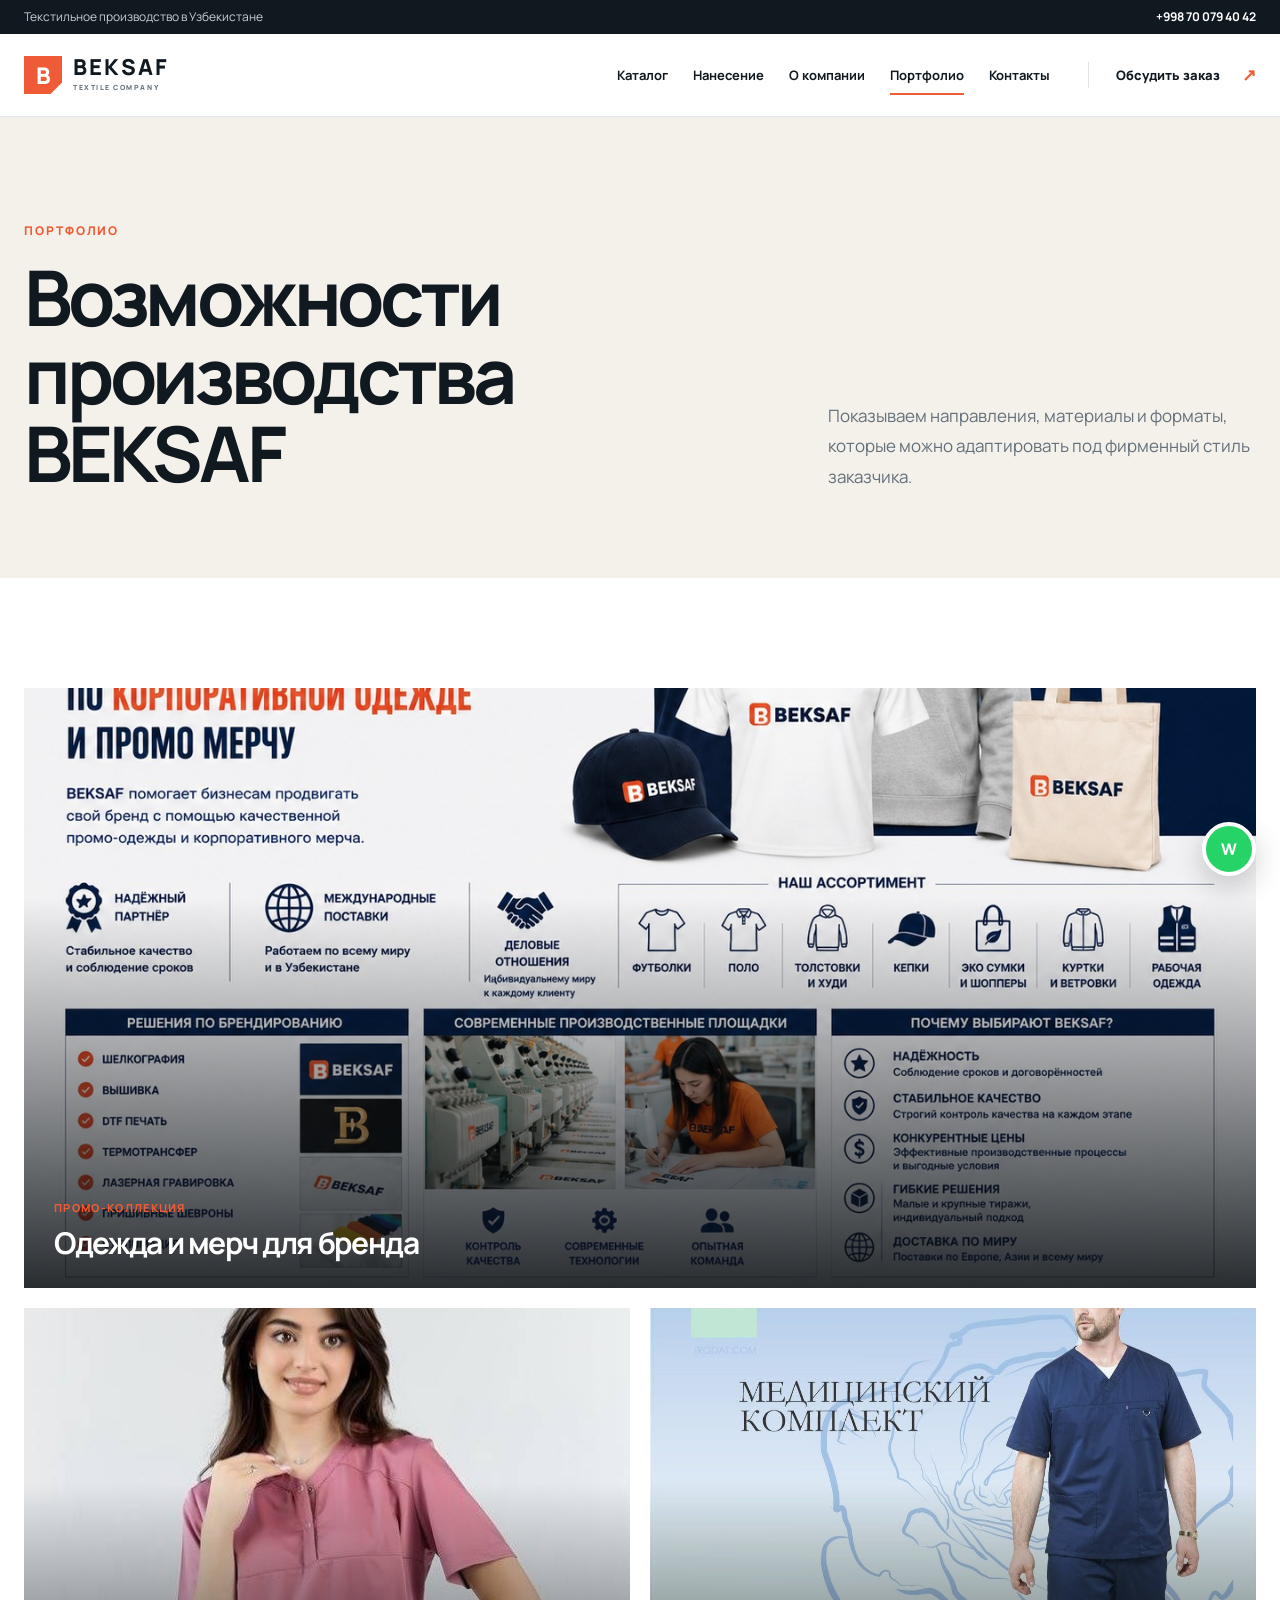
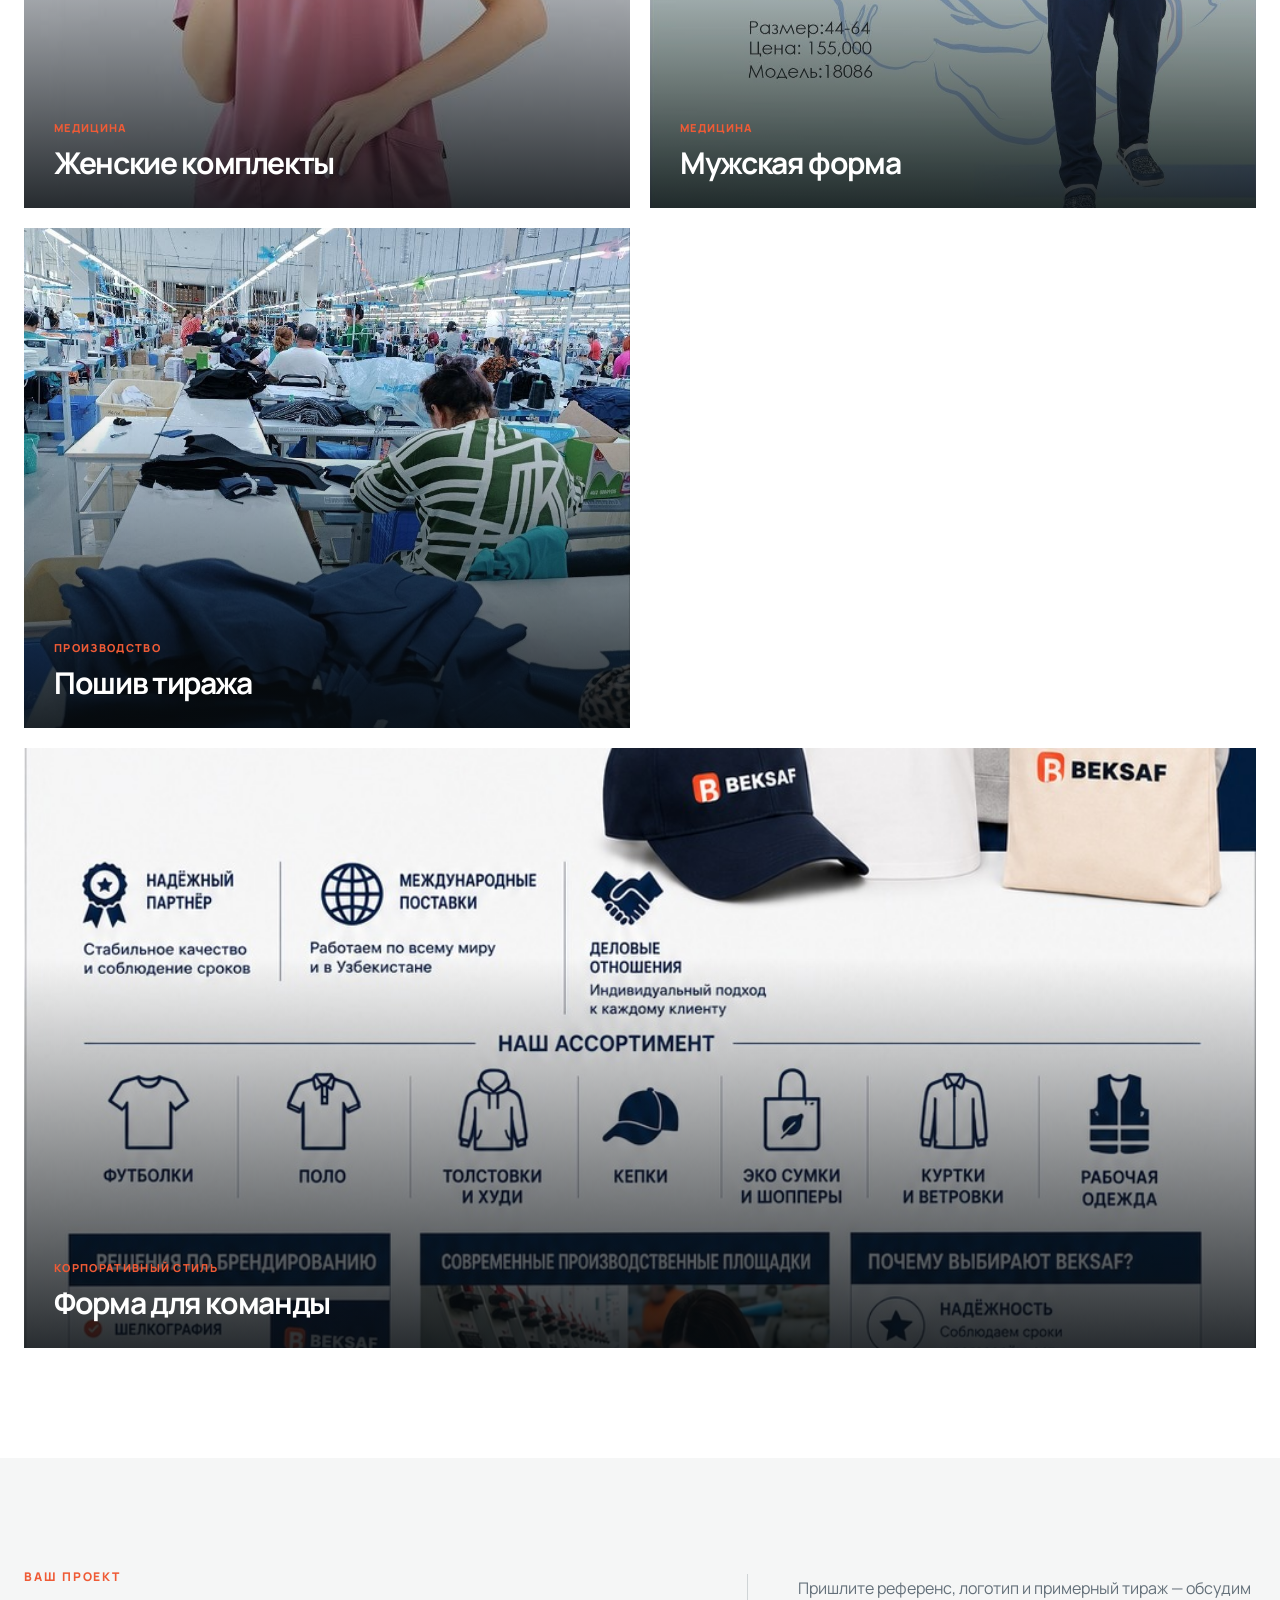
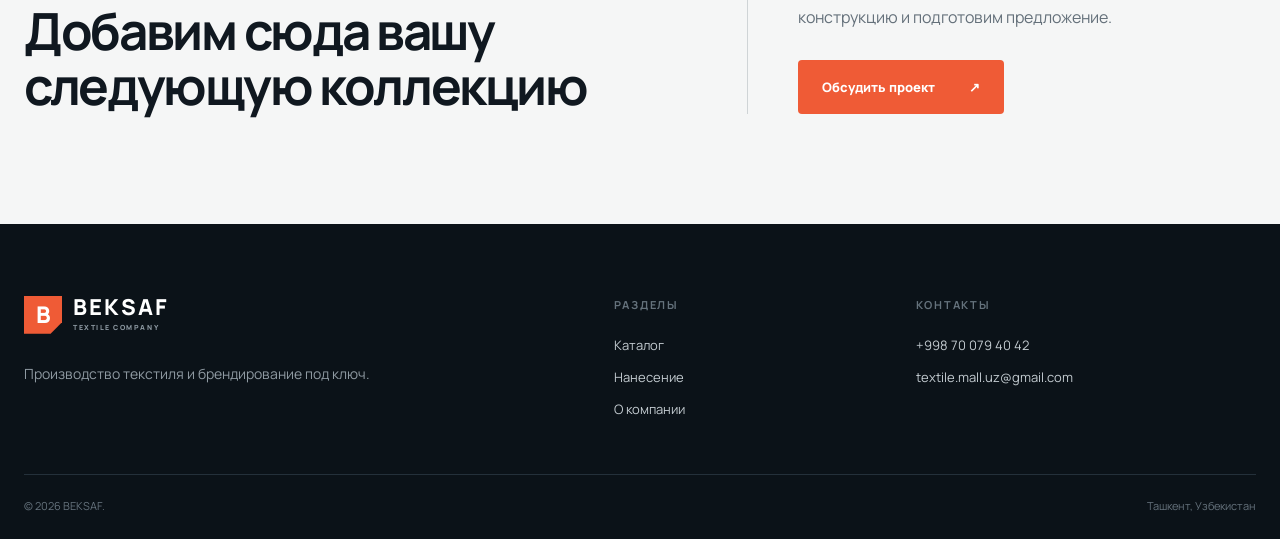
<file: portfolio.html>
<!doctype html><html lang="ru"><head><meta charset="utf-8"><meta name="viewport" content="width=device-width,initial-scale=1"><meta name="description" content="Примеры направлений и возможностей производства BEKSAF."><title>Портфолио — BEKSAF</title><link rel="stylesheet" href="site.css"></head><body>
<div class="topbar"><div class="container"><span>Текстильное производство в Узбекистане</span><a href="tel:+998700794042">+998 70 079 40 42</a></div></div><header class="header"><div class="container header__inner"><a class="brand" href="index.html"><span class="brand__mark">B</span><span class="brand__name">BEKSAF<small>TEXTILE COMPANY</small></span></a><button class="menu" type="button" aria-label="Открыть меню" aria-expanded="false"><span></span><span></span></button><nav class="nav"><a href="catalog.html">Каталог</a><a href="branding.html">Нанесение</a><a href="about.html">О компании</a><a class="active" href="portfolio.html">Портфолио</a><a href="contacts.html">Контакты</a></nav><a class="header__cta" href="https://wa.me/998700794042">Обсудить заказ <b>↗</b></a></div></header>
<main><section class="page-hero"><div class="container page-hero__grid"><div><span class="eyebrow">Портфолио</span><h1>Возможности производства BEKSAF</h1></div><p>Показываем направления, материалы и форматы, которые можно адаптировать под фирменный стиль заказчика.</p></div></section>
<section class="section"><div class="container work-grid"><article class="work work--wide"><img src="promo-products.jpg" alt="Коллекция промо-текстиля"><div><small>Промо-коллекция</small><h2>Одежда и мерч для бренда</h2></div></article><article class="work"><img src="medical-pink.jpg" alt="Женская медицинская форма"><div><small>Медицина</small><h2>Женские комплекты</h2></div></article><article class="work"><img src="medical-navy-men.jpg" alt="Мужская медицинская форма"><div><small>Медицина</small><h2>Мужская форма</h2></div></article><article class="work"><img src="factory-1.jpg" alt="Пошив партии текстиля"><div><small>Производство</small><h2>Пошив тиража</h2></div></article><article class="work work--wide"><img src="promo-banner.jpg" alt="Корпоративная одежда"><div><small>Корпоративный стиль</small><h2>Форма для команды</h2></div></article></div></section>
<section class="section section--soft"><div class="container cta"><div><span class="eyebrow">Ваш проект</span><h2>Добавим сюда вашу следующую коллекцию</h2></div><div><p>Пришлите референс, логотип и примерный тираж — обсудим конструкцию и подготовим предложение.</p><a class="button button--orange" href="https://wa.me/998700794042?text=Здравствуйте!%20Хочу%20обсудить%20проект%20с%20BEKSAF.">Обсудить проект <span>↗</span></a></div></div></section></main>
<footer class="footer"><div class="container footer__main"><div class="footer__brand"><a class="brand brand--light" href="index.html"><span class="brand__mark">B</span><span class="brand__name">BEKSAF<small>TEXTILE COMPANY</small></span></a><p>Производство текстиля и брендирование под ключ.</p></div><div class="footer__col"><h3>Разделы</h3><a href="catalog.html">Каталог</a><a href="branding.html">Нанесение</a><a href="about.html">О компании</a></div><div class="footer__col"><h3>Контакты</h3><a href="tel:+998700794042">+998 70 079 40 42</a><a href="mailto:textile.mall.uz@gmail.com">textile.mall.uz@gmail.com</a></div></div><div class="container footer__bottom"><span>© 2026 BEKSAF.</span><span>Ташкент, Узбекистан</span></div></footer><a class="whatsapp" href="https://wa.me/998700794042" aria-label="Написать в WhatsApp">W</a><script src="site.js"></script></body></html>
</file>
<file: site.css>
@import url('https://fonts.googleapis.com/css2?family=Manrope:wght@400;500;600;700;800&display=swap');
:root{--ink:#101820;--ink2:#1c2731;--orange:#ef5b36;--orange2:#d94321;--cream:#f4f1eb;--soft:#f5f6f6;--white:#fff;--muted:#64707a;--line:#dfe3e4;--green:#25d366}
*{box-sizing:border-box}html{scroll-behavior:smooth}body{margin:0;background:#fff;color:var(--ink);font-family:Manrope,Arial,sans-serif;line-height:1.55}a{color:inherit;text-decoration:none}img{display:block;max-width:100%}button,input,select,textarea{font:inherit}.container{width:min(1240px,calc(100% - 48px));margin:auto}.topbar{background:var(--ink);color:#c8d0d5;font-size:12px}.topbar .container{height:34px;display:flex;align-items:center;justify-content:space-between}.topbar a{color:#fff;font-weight:700}
.header{position:sticky;top:0;z-index:50;background:rgba(255,255,255,.95);border-bottom:1px solid rgba(223,227,228,.9);backdrop-filter:blur(16px)}.header__inner{height:82px;display:flex;align-items:center;gap:38px}.brand{display:flex;align-items:center;gap:11px;flex-shrink:0}.brand__mark{width:38px;height:38px;display:grid;place-items:center;background:var(--orange);color:#fff;font-size:23px;font-weight:800;line-height:1;clip-path:polygon(0 0,100% 0,100% 70%,70% 100%,0 100%)}.brand__name{font-size:22px;letter-spacing:.1em;font-weight:800;line-height:.9}.brand__name small{display:block;margin-top:7px;color:var(--muted);font-size:7px;letter-spacing:.22em}.nav{display:flex;gap:25px;margin-left:auto}.nav a{position:relative;padding:29px 0;font-size:13px;font-weight:700}.nav a:after{content:"";position:absolute;left:0;right:100%;bottom:19px;height:2px;background:var(--orange);transition:.25s}.nav a:hover:after,.nav a.active:after{right:0}.header__cta{display:flex;align-items:center;gap:22px;padding-left:27px;border-left:1px solid var(--line);font-size:13px;font-weight:800}.header__cta b{color:var(--orange);font-size:17px}.menu{display:none;width:44px;height:44px;padding:12px;border:1px solid var(--line);border-radius:50%;background:#fff}.menu span{display:block;height:2px;margin:5px 0;background:var(--ink)}
.hero{overflow:hidden;padding-top:56px;background:var(--cream)}.hero__grid{min-height:670px;display:grid;grid-template-columns:1.08fr .92fr;gap:76px;align-items:center}.eyebrow{display:block;margin-bottom:17px;color:var(--orange);font-size:12px;font-weight:800;letter-spacing:.16em;text-transform:uppercase}.hero h1{max-width:760px;margin:0;font-size:clamp(48px,5.1vw,75px);line-height:1.03;letter-spacing:-.055em}.hero h1 em{color:var(--orange);font-style:normal}.hero__copy>p{max-width:680px;margin:28px 0 0;color:#4f5a62;font-size:18px;line-height:1.7}.actions{display:flex;gap:12px;flex-wrap:wrap;margin-top:34px}.button{min-height:54px;padding:0 24px;border:0;border-radius:4px;display:inline-flex;align-items:center;justify-content:center;gap:34px;font-size:13px;font-weight:800;cursor:pointer;transition:.22s}.button:hover{transform:translateY(-2px)}.button--orange{background:var(--orange);color:#fff}.button--orange:hover{background:var(--orange2)}.button--line{border:1px solid #b8bfc3}.button--dark{background:var(--ink);color:#fff}.proof{display:grid;grid-template-columns:repeat(3,1fr);gap:24px;margin-top:52px;padding-top:25px;border-top:1px solid #d9d6cf}.proof strong,.proof span{display:block}.proof strong{font-size:14px}.proof span{margin-top:3px;color:var(--muted);font-size:11px}.hero__visual{position:relative;height:570px}.hero__visual>img{width:100%;height:100%;object-fit:cover;filter:saturate(.82)}.hero__visual:after{content:"";position:absolute;inset:55% 0 0;background:linear-gradient(transparent,rgba(16,24,32,.3))}.float-card{position:absolute;z-index:3;background:#fff;box-shadow:0 20px 50px rgba(16,24,32,.14)}.float-card--top{top:26px;left:-30px;width:188px;padding:20px}.float-card--top span{display:block;color:var(--orange);font-size:11px;font-weight:800;letter-spacing:.14em}.float-card--top strong{display:block;margin-top:8px;font-size:14px;line-height:1.35}.float-card--bottom{right:-20px;bottom:30px;display:flex;align-items:center;gap:12px;padding:16px 20px}.float-card--bottom i{width:10px;height:10px;border-radius:50%;background:var(--green);box-shadow:0 0 0 5px rgba(37,211,102,.15)}.float-card--bottom strong,.float-card--bottom small{display:block}.float-card--bottom strong{font-size:12px}.float-card--bottom small{color:var(--muted);font-size:10px}.ticker{margin-top:55px;overflow:hidden;background:var(--orange);color:#fff}.ticker div{width:max-content;padding:15px 0;font-size:13px;font-weight:800;letter-spacing:.13em;white-space:nowrap;animation:ticker 24s linear infinite}.ticker span{margin:0 22px;color:#ffd0c5}@keyframes ticker{to{transform:translateX(-50%)}}
.section{padding:110px 0}.section--soft{background:var(--soft)}.section--ink{background:var(--ink);color:#fff}.section-head{display:grid;grid-template-columns:1fr 420px;gap:60px;align-items:end;margin-bottom:50px}.section h2,.section-head h2{margin:0;font-size:clamp(37px,4vw,56px);line-height:1.08;letter-spacing:-.045em}.section-head p{margin:0;color:var(--muted);line-height:1.75}.direction-grid{display:grid;grid-template-columns:repeat(3,1fr);gap:22px}.direction{padding-bottom:24px;border-bottom:1px solid var(--line)}.direction__image{position:relative;height:390px;overflow:hidden;background:#ddd}.direction__image img{width:100%;height:100%;object-fit:cover;transition:.5s}.direction:hover img{transform:scale(1.035)}.direction__image>span{position:absolute;right:0;bottom:0;width:52px;height:52px;display:grid;place-items:center;background:#fff;font-size:12px;font-weight:800}.direction__copy{padding:23px 4px 0}.direction__copy small,.product>small,.work small{color:var(--orange);font-size:11px;font-weight:800;letter-spacing:.12em;text-transform:uppercase}.direction__copy h3{margin:8px 0 10px;font-size:24px}.direction__copy p{margin:0;color:var(--muted);font-size:14px;line-height:1.7}.more-link{display:flex;justify-content:flex-end;margin-top:38px}.more-link a{display:flex;gap:45px;padding-bottom:8px;border-bottom:1px solid var(--ink);font-size:13px;font-weight:800}.more-link span{color:var(--orange)}
.process{display:grid;grid-template-columns:.8fr 1.2fr;gap:100px}.process__intro{position:sticky;top:150px;align-self:start}.eyebrow--light{color:#ff8c70}.process__intro>p{max-width:470px;margin:25px 0;color:#aeb8bf;line-height:1.8}.link-light{display:inline-flex;gap:30px;margin-top:24px;padding-bottom:8px;border-bottom:1px solid #66717a;font-size:13px;font-weight:800}.link-light span{color:#ff8c70}.steps{border-top:1px solid #3a454e}.steps article{display:grid;grid-template-columns:70px 1fr;gap:24px;padding:29px 0;border-bottom:1px solid #3a454e}.steps article>span{color:#ff8c70;font-size:12px;font-weight:800}.steps h3{margin:0;font-size:24px}.steps p{max-width:530px;margin:8px 0 0;color:#9eabb4;font-size:14px;line-height:1.7}.branding-preview{display:grid;grid-template-columns:1fr 1fr;gap:90px;align-items:center}.branding-preview__image{position:relative;height:650px}.branding-preview__image img{width:100%;height:100%;object-fit:cover}.branding-preview__image>span{position:absolute;right:-28px;bottom:30px;padding:25px 30px;background:var(--orange);color:#fff;font-size:15px;font-weight:800;line-height:1.5}.branding-preview__copy>p{color:var(--muted);line-height:1.8}.method-list{margin:30px 0 36px;border-top:1px solid var(--line)}.method-list div{display:grid;grid-template-columns:50px 1fr;padding:14px 0;border-bottom:1px solid var(--line)}.method-list span{color:var(--orange);font-size:11px;font-weight:800}.method-list strong{font-size:14px}.cta{display:grid;grid-template-columns:1.1fr .9fr;gap:100px;align-items:end}.cta>div:last-child{padding-left:50px;border-left:1px solid #cfd4d6}.cta p{margin:0 0 28px;color:var(--muted);line-height:1.8}
.page-hero{padding:105px 0 85px;background:var(--cream)}.page-hero--image{background:linear-gradient(90deg,rgba(244,241,235,.96),rgba(244,241,235,.8)),url('factory-1.jpg') center/cover}.page-hero__grid{display:grid;grid-template-columns:1.25fr .75fr;gap:90px;align-items:end}.page-hero h1{max-width:830px;margin:0;font-size:clamp(48px,6vw,78px);line-height:1.02;letter-spacing:-.055em}.page-hero p{margin:0;color:var(--muted);font-size:17px;line-height:1.8}.filters{display:flex;gap:8px;flex-wrap:wrap;margin-bottom:38px}.filters button{padding:11px 18px;border:1px solid var(--line);border-radius:100px;background:#fff;color:var(--muted);font-size:12px;font-weight:700;cursor:pointer}.filters button.active,.filters button:hover{border-color:var(--ink);background:var(--ink);color:#fff}.catalog-grid{display:grid;grid-template-columns:repeat(4,1fr);gap:40px 20px}.product[hidden]{display:none}.product>div{height:310px;overflow:hidden;background:var(--soft)}.product img{width:100%;height:100%;object-fit:cover;transition:.4s}.product:hover img{transform:scale(1.035)}.product>small{display:block;margin-top:20px}.product h2{margin:8px 0;font-size:21px}.product p{margin:0;color:var(--muted);font-size:13px;line-height:1.7}.service-list{border-top:1px solid var(--line)}.service-list article{display:grid;grid-template-columns:100px 1fr;padding:40px 0;border-bottom:1px solid var(--line)}.service-list article>span{color:var(--orange);font-size:12px;font-weight:800}.service-list article>div{display:grid;grid-template-columns:1fr 1fr;gap:20px 60px;align-items:start}.service-list h2{font-size:34px}.service-list p{margin:0;color:var(--muted);line-height:1.75}.service-list small{grid-column:2;color:var(--orange);font-weight:700}.compare{display:grid;grid-template-columns:1fr 1fr;gap:100px;align-items:end}.compare p{margin:0 0 28px;color:#aeb8bf;line-height:1.8}.story{display:grid;grid-template-columns:1fr 1fr;gap:90px;align-items:center}.story__copy p{color:var(--muted);line-height:1.85}.story__image{height:600px}.story__image img{width:100%;height:100%;object-fit:cover}.values{display:grid;grid-template-columns:repeat(4,1fr);gap:20px}.values article{padding:28px;border-top:3px solid var(--orange);background:#fff}.values span{color:var(--orange);font-size:12px;font-weight:800}.values h2{margin:30px 0 12px;font-size:23px}.values p{margin:0;color:var(--muted);font-size:13px}.gallery{display:grid;grid-template-columns:repeat(12,1fr);grid-auto-rows:250px;gap:16px}.gallery img{width:100%;height:100%;object-fit:cover}.gallery img:nth-child(1){grid-column:span 7;grid-row:span 2}.gallery img:nth-child(2){grid-column:span 5}.gallery img:nth-child(3){grid-column:span 5}.gallery img:nth-child(4){grid-column:span 12}.work-grid{display:grid;grid-template-columns:repeat(2,1fr);gap:20px}.work{position:relative;height:500px;overflow:hidden}.work--wide{grid-column:span 2;height:600px}.work img{width:100%;height:100%;object-fit:cover;transition:.5s}.work:after{content:"";position:absolute;inset:35% 0 0;background:linear-gradient(transparent,rgba(7,12,16,.86))}.work:hover img{transform:scale(1.025)}.work>div{position:absolute;z-index:2;left:30px;right:30px;bottom:28px;color:#fff}.work h2{margin:8px 0 0;font-size:30px}.contact-grid{display:grid;grid-template-columns:1fr 1fr;gap:80px}.contact-list{border-top:1px solid var(--line)}.contact-list a{display:grid;grid-template-columns:100px 1fr auto;gap:20px;align-items:center;padding:24px 5px;border-bottom:1px solid var(--line)}.contact-list span{color:var(--muted);font-size:12px}.contact-list strong{font-size:16px}.contact-list b{color:var(--orange)}.quote-form{padding:45px;background:var(--soft)}.quote-form h2{margin-bottom:30px}.quote-form label{display:block;margin-bottom:18px;color:var(--muted);font-size:12px;font-weight:700}.quote-form input,.quote-form select,.quote-form textarea{width:100%;margin-top:7px;padding:14px;border:1px solid var(--line);border-radius:0;background:#fff;color:var(--ink);outline:none}.quote-form input:focus,.quote-form select:focus,.quote-form textarea:focus{border-color:var(--orange)}.quote-form .button{width:100%;justify-content:space-between}.quote-form>small{display:block;margin-top:12px;color:var(--muted);font-size:10px}
.footer{position:relative;padding:72px 0 25px;background:#0b1218;color:#fff}.footer__main{display:grid;grid-template-columns:1.5fr .65fr 1fr;gap:80px}.brand--light .brand__name small{color:#8d99a2}.footer__brand>p{max-width:420px;margin:27px 0 0;color:#8f9aa2;font-size:14px;line-height:1.8}.footer__col{display:flex;flex-direction:column;gap:12px}.footer__col h3{margin:0 0 10px;color:#65727c;font-size:11px;letter-spacing:.16em;text-transform:uppercase}.footer__col a{color:#c3cbd0;font-size:13px}.footer__col a:hover{color:#fff}.footer__bottom{display:flex;justify-content:space-between;margin-top:55px;padding-top:22px;border-top:1px solid #24303a;color:#66737d;font-size:11px}.whatsapp{position:fixed;z-index:40;right:24px;bottom:24px;width:54px;height:54px;display:grid;place-items:center;border:4px solid #fff;border-radius:50%;background:var(--green);color:#fff;box-shadow:0 10px 30px rgba(0,0,0,.2);font-weight:900}.rise{animation:rise .7s ease both}.rise--delay{animation-delay:.15s}@keyframes rise{from{opacity:0;transform:translateY(20px)}to{opacity:1;transform:none}}
@media(max-width:1050px){.nav{gap:16px}.header__cta{display:none}.hero__grid{grid-template-columns:1fr 1fr;gap:38px}.process{gap:55px}.branding-preview{gap:55px}.catalog-grid{grid-template-columns:repeat(3,1fr)}}
@media(max-width:820px){.container{width:min(100% - 32px,1240px)}.topbar{display:none}.header__inner{height:72px}.menu{display:block;margin-left:auto}.nav{position:absolute;top:72px;left:16px;right:16px;display:none;flex-direction:column;gap:0;margin:0;padding:12px;border:1px solid var(--line);background:#fff;box-shadow:0 20px 45px rgba(16,24,32,.14)}.nav.open{display:flex}.nav a{padding:14px 12px}.nav a:after{display:none}.hero{padding-top:40px}.hero__grid{grid-template-columns:1fr;min-height:auto}.hero__visual{height:530px}.float-card--top{left:15px}.float-card--bottom{right:15px}.section{padding:82px 0}.section-head,.process,.branding-preview,.cta,.page-hero__grid,.compare,.story,.contact-grid{grid-template-columns:1fr;gap:52px}.direction-grid{grid-template-columns:1fr 1fr}.direction:last-child{grid-column:1/-1}.process__intro{position:static}.branding-preview__image{height:520px}.branding-preview__image>span{right:18px}.cta>div:last-child{padding:0;border:0}.catalog-grid{grid-template-columns:repeat(2,1fr)}.service-list article>div{grid-template-columns:1fr}.service-list small{grid-column:auto}.values{grid-template-columns:repeat(2,1fr)}.footer__main{grid-template-columns:1.3fr 1fr;gap:50px}.footer__brand{grid-column:1/-1}}
@media(max-width:560px){.container{width:min(100% - 24px,1240px)}.brand__mark{width:34px;height:34px}.brand__name{font-size:19px}.hero h1,.page-hero h1{font-size:43px}.hero__copy>p{font-size:16px}.actions{display:grid}.button{width:100%;justify-content:space-between}.proof{grid-template-columns:1fr;gap:13px}.proof div{padding-left:12px;border-left:2px solid var(--orange)}.hero__visual{height:420px}.float-card--top{top:15px}.float-card--bottom{left:15px;right:auto;bottom:15px}.direction-grid,.catalog-grid,.values,.work-grid{grid-template-columns:1fr}.direction:last-child,.work--wide{grid-column:auto}.direction__image,.product>div{height:370px}.section h2,.section-head h2{font-size:37px}.branding-preview__image{height:430px}.branding-preview__image>span{left:15px;right:auto;bottom:15px;padding:18px 20px}.service-list article{grid-template-columns:45px 1fr}.service-list h2{font-size:26px}.story__image{height:430px}.gallery{display:block}.gallery img{height:280px;margin-bottom:12px}.work,.work--wide{height:440px}.contact-list a{grid-template-columns:1fr auto}.contact-list span{grid-column:1/-1}.quote-form{padding:28px 20px}.footer__main{grid-template-columns:1fr;gap:38px}.footer__brand{grid-column:auto}.footer__bottom{display:block}.footer__bottom span{display:block;margin-top:5px}.whatsapp{right:15px;bottom:15px}}
@media(prefers-reduced-motion:reduce){*{scroll-behavior:auto!important;animation:none!important;transition:none!important}}
</file>
